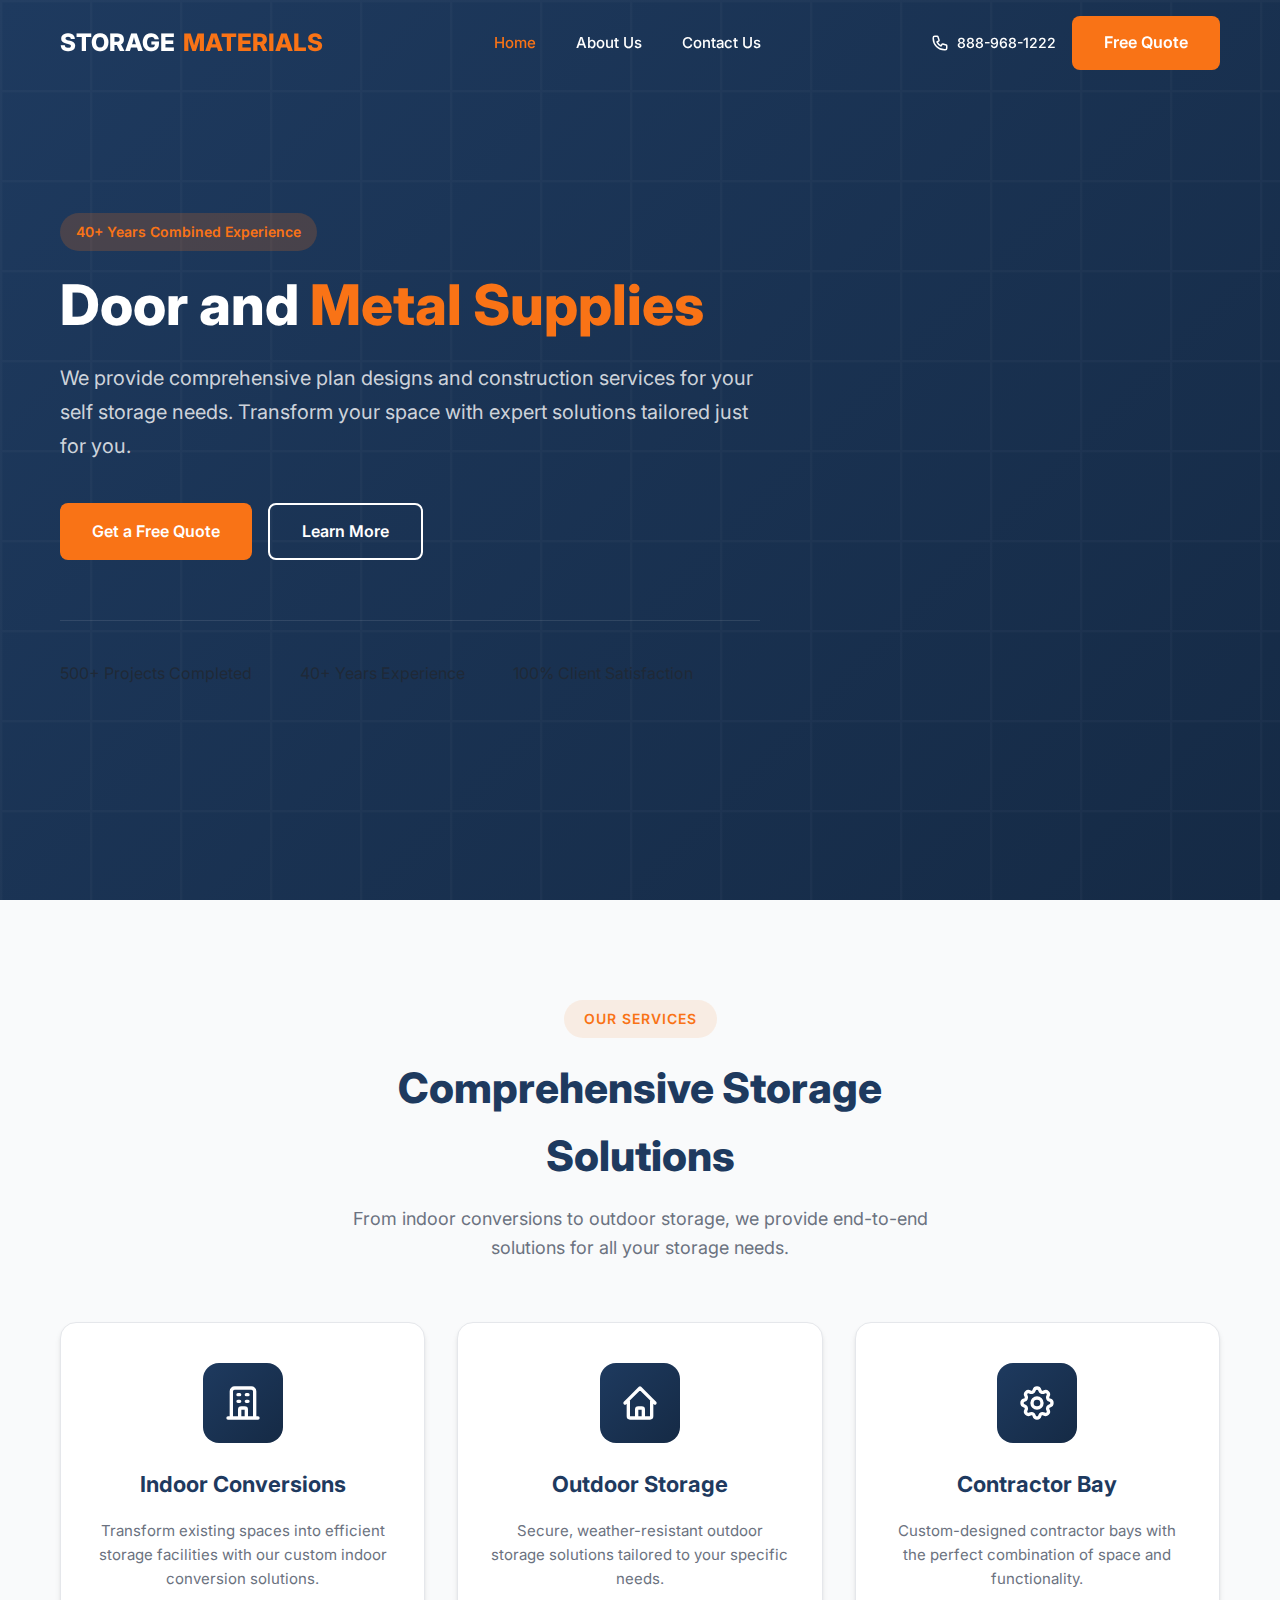
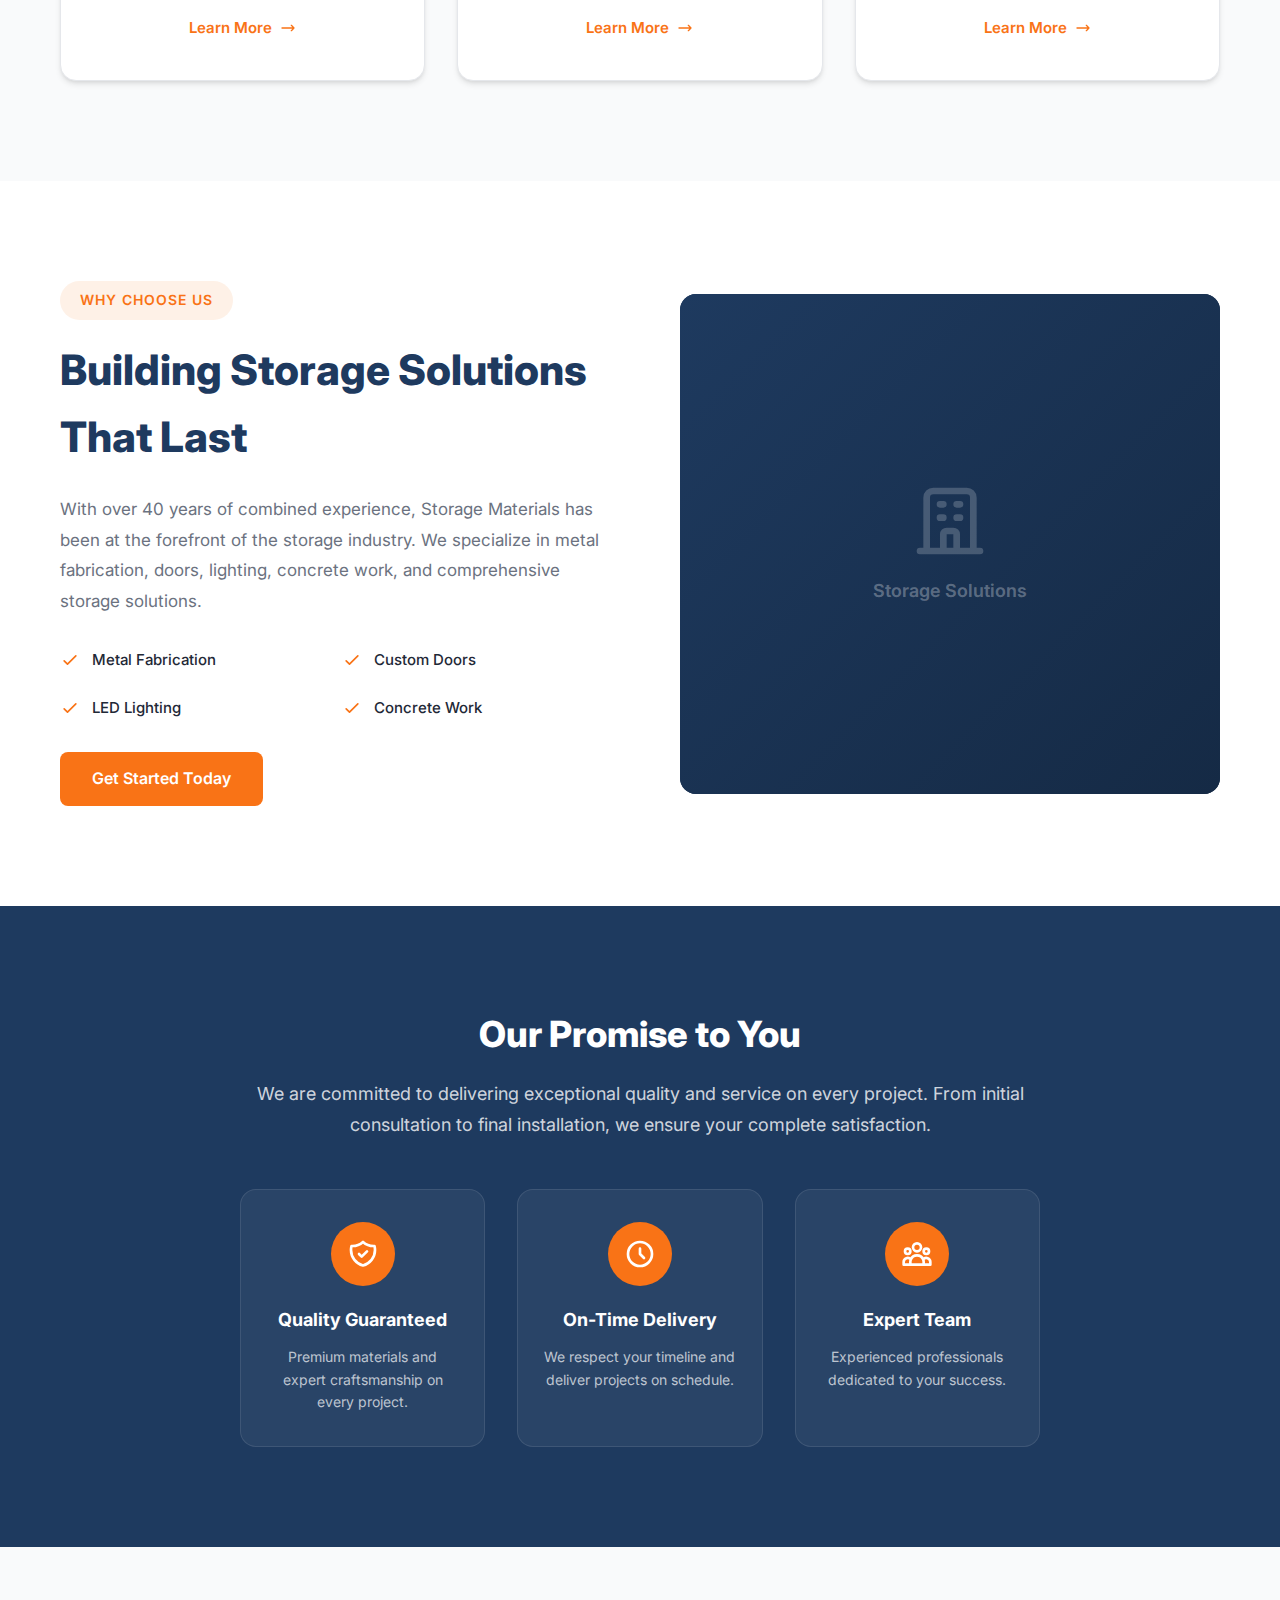
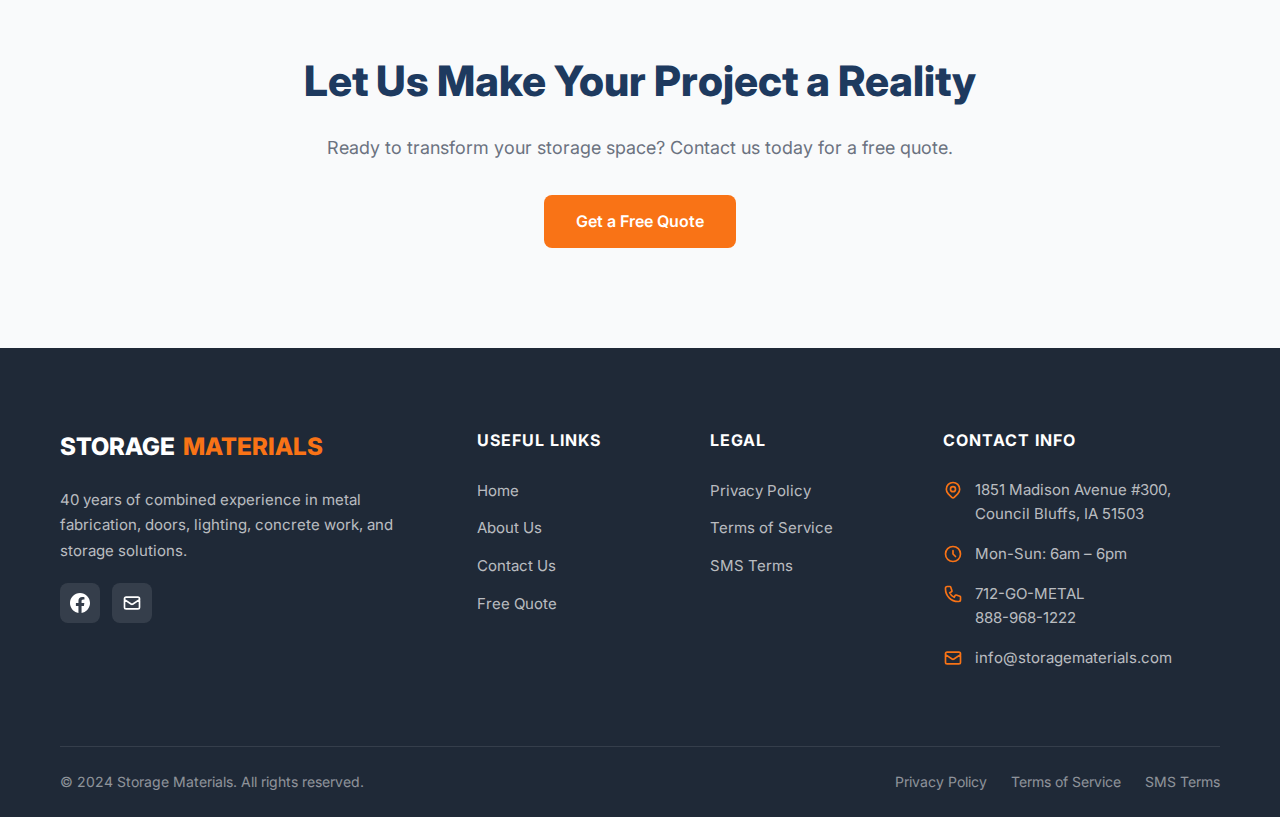
<file: index.html>
<!DOCTYPE html>
<html lang="en">
<head>
    <meta charset="UTF-8">
    <meta name="viewport" content="width=device-width, initial-scale=1.0">
    <meta name="description" content="Expert storage solutions for indoor, outdoor, warehouse, metal shop, RV, & boat storage. Secure your space today!">
    <meta name="keywords" content="storage materials, indoor conversions, outdoor storage, contractor bay, metal fabrication, storage solutions">
    <title>Storage Materials - Door and Metal Supplies</title>
    <link rel="preconnect" href="https://fonts.googleapis.com">
    <link rel="preconnect" href="https://fonts.gstatic.com" crossorigin>
    <link href="https://fonts.googleapis.com/css2?family=Inter:wght@400;500;600;700;800&display=swap" rel="stylesheet">
    <link rel="stylesheet" href="css/styles.css">
</head>
<body>
    <!-- Consent Overlay -->
    <div class="consent-overlay" id="consentOverlay">
        <div class="consent-modal">
            <div class="consent-content">
                <h2>Welcome to Storage Materials</h2>
                <p>Before continuing, please review and agree to our terms:</p>
                
                <div class="consent-section">
                    <h3>Privacy Policy Summary</h3>
                    <p><strong>Information We Collect:</strong> Name, email, phone number, and project details when you contact us.</p>
                    <p><strong>How We Use It:</strong> To respond to inquiries, provide quotes, and communicate about our services.</p>
                    <p><strong>Data Sharing:</strong> We do not sell your data. We may share with trusted service providers and legal authorities when required.</p>
                    <p><strong>Cookies:</strong> We use cookies and third-party tools to improve our services.</p>
                    <p><strong>Opt-Out:</strong> Unsubscribe from marketing emails anytime. Contact <a href="mailto:info@storagematerials.com">info@storagematerials.com</a> for data requests.</p>
                </div>

                <div class="consent-section">
                    <h3>Terms and Conditions Summary</h3>
                    <p><strong>Use of Website:</strong> For lawful purposes only. You agree not to misuse our services.</p>
                    <p><strong>Quotes:</strong> All quotes are estimates and subject to change based on project specifics.</p>
                    <p><strong>Intellectual Property:</strong> All content is owned by Storage Materials.</p>
                    <p><strong>Liability:</strong> We are not liable for indirect damages. Use our website at your own risk.</p>
                </div>

                <div class="consent-section">
                    <h3>SMS Terms Summary</h3>
                    <p><strong>Opt-In Required:</strong> SMS messages only sent with explicit consent.</p>
                    <p><strong>Message Frequency:</strong> Varies based on your interactions.</p>
                    <p><strong>Rates:</strong> Standard message and data rates may apply.</p>
                    <p><strong>Opt-Out:</strong> Reply <strong>STOP</strong> to any message to unsubscribe.</p>
                    <p><strong>Help:</strong> Reply <strong>HELP</strong> or call 888-968-1222.</p>
                    <p><strong>Carriers:</strong> Major US carriers supported. Carriers not liable for delays.</p>
                    <p><strong>Privacy:</strong> Your phone number will not be shared for marketing.</p>
                </div>

                <div class="consent-links">
                    <a href="privacy-policy.html" target="_blank">Full Privacy Policy</a>
                    <a href="terms-of-service.html" target="_blank">Full Terms of Service</a>
                    <a href="sms-terms.html" target="_blank">Full SMS Terms</a>
                </div>

                <button class="btn btn-primary" id="consentAgreeBtn">I Agree</button>
                <p>By clicking "I Agree", you acknowledge that you have read and agree to our Privacy Policy, Terms and Conditions, and SMS Terms.</p>
            </div>
        </div>
    </div>

    <!-- Header -->
    <header class="header" id="header">
        <div class="container">
            <div class="header-inner">
                <a href="index.html" class="logo">STORAGE<span>MATERIALS</span></a>
                <nav class="nav">
                    <a href="index.html" class="nav-link active">Home</a>
                    <a href="about.html" class="nav-link">About Us</a>
                    <a href="contact.html" class="nav-link">Contact Us</a>
                </nav>
                <div class="header-cta">
                    <a href="tel:888-968-1222" class="header-contact">
                        <svg xmlns="http://www.w3.org/2000/svg" width="18" height="18" fill="none" viewBox="0 0 24 24" stroke="currentColor"><path stroke-linecap="round" stroke-linejoin="round" stroke-width="2" d="M3 5a2 2 0 012-2h3.28a1 1 0 01.948.684l1.498 4.493a1 1 0 01-.502 1.21l-2.257 1.13a11.042 11.042 0 005.516 5.516l1.13-2.257a1 1 0 011.21-.502l4.493 1.498a1 1 0 01.684.949V19a2 2 0 01-2 2h-1C9.716 21 3 14.284 3 6V5z"/></svg>
                        888-968-1222
                    </a>
                    <a href="contact.html" class="btn btn-primary">Free Quote</a>
                </div>
                <button class="mobile-menu-btn" id="mobileMenuBtn" aria-label="Open menu">
                    <svg xmlns="http://www.w3.org/2000/svg" fill="none" viewBox="0 0 24 24" stroke="currentColor"><path stroke-linecap="round" stroke-linejoin="round" stroke-width="2" d="M4 6h16M4 12h16M4 18h16"/></svg>
                </button>
            </div>
        </div>
    </header>

    <!-- Mobile Menu -->
    <div class="mobile-menu-overlay" id="mobileMenuOverlay"></div>
    <div class="mobile-menu" id="mobileMenu">
        <button class="mobile-menu-close" id="mobileMenuClose" aria-label="Close menu">
            <svg xmlns="http://www.w3.org/2000/svg" fill="none" viewBox="0 0 24 24" stroke="currentColor"><path stroke-linecap="round" stroke-linejoin="round" stroke-width="2" d="M6 18L18 6M6 6l12 12"/></svg>
        </button>
        <a href="index.html" class="mobile-nav-link">Home</a>
        <a href="about.html" class="mobile-nav-link">About Us</a>
        <a href="contact.html" class="mobile-nav-link">Contact Us</a>
        <a href="contact.html" class="btn btn-primary" style="margin-top: 24px; width: 100%;">Free Quote</a>
    </div>

    <!-- Hero Section -->
    <section class="hero">
        <div class="hero-bg"></div>
        <div class="container">
            <div class="hero-content">
                <div class="hero-badge">
                    <span>40+ Years Combined Experience</span>
                </div>
                <h1>Door and <span>Metal Supplies</span></h1>
                <p class="hero-subtitle">We provide comprehensive plan designs and construction services for your self storage needs. Transform your space with expert solutions tailored just for you.</p>
                <div class="hero-buttons">
                    <a href="contact.html" class="btn btn-primary">Get a Free Quote</a>
                    <a href="about.html" class="btn btn-outline">Learn More</a>
                </div>
                <div class="hero-stats">
                    <div class="hero-stat">
                        <span class="stat-number">500+</span>
                        <span class="stat-label">Projects Completed</span>
                    </div>
                    <div class="hero-stat">
                        <span class="stat-number">40+</span>
                        <span class="stat-label">Years Experience</span>
                    </div>
                    <div class="hero-stat">
                        <span class="stat-number">100%</span>
                        <span class="stat-label">Client Satisfaction</span>
                    </div>
                </div>
            </div>
        </div>
    </section>

    <!-- Services Section -->
    <section class="services">
        <div class="container">
            <div class="section-header">
                <span class="section-badge">Our Services</span>
                <h2>Comprehensive Storage Solutions</h2>
                <p>From indoor conversions to outdoor storage, we provide end-to-end solutions for all your storage needs.</p>
            </div>
            <div class="services-grid">
                <div class="service-card">
                    <div class="service-icon">
                        <svg xmlns="http://www.w3.org/2000/svg" fill="none" viewBox="0 0 24 24" stroke="currentColor"><path stroke-linecap="round" stroke-linejoin="round" stroke-width="2" d="M19 21V5a2 2 0 00-2-2H7a2 2 0 00-2 2v16m14 0h2m-2 0h-5m-9 0H3m2 0h5M9 7h1m-1 4h1m4-4h1m-1 4h1m-5 10v-5a1 1 0 011-1h2a1 1 0 011 1v5m-4 0h4"/></svg>
                    </div>
                    <h3>Indoor Conversions</h3>
                    <p>Transform existing spaces into efficient storage facilities with our custom indoor conversion solutions.</p>
                    <a href="contact.html" class="service-link">Learn More <svg xmlns="http://www.w3.org/2000/svg" width="16" height="16" fill="none" viewBox="0 0 24 24" stroke="currentColor"><path stroke-linecap="round" stroke-linejoin="round" stroke-width="2" d="M17 8l4 4m0 0l-4 4m4-4H3"/></svg></a>
                </div>
                <div class="service-card">
                    <div class="service-icon">
                        <svg xmlns="http://www.w3.org/2000/svg" fill="none" viewBox="0 0 24 24" stroke="currentColor"><path stroke-linecap="round" stroke-linejoin="round" stroke-width="2" d="M3 12l2-2m0 0l7-7 7 7M5 10v10a1 1 0 001 1h3m10-11l2 2m-2-2v10a1 1 0 01-1 1h-3m-6 0a1 1 0 001-1v-4a1 1 0 011-1h2a1 1 0 011 1v4a1 1 0 001 1m-6 0h6"/></svg>
                    </div>
                    <h3>Outdoor Storage</h3>
                    <p>Secure, weather-resistant outdoor storage solutions tailored to your specific needs.</p>
                    <a href="contact.html" class="service-link">Learn More <svg xmlns="http://www.w3.org/2000/svg" width="16" height="16" fill="none" viewBox="0 0 24 24" stroke="currentColor"><path stroke-linecap="round" stroke-linejoin="round" stroke-width="2" d="M17 8l4 4m0 0l-4 4m4-4H3"/></svg></a>
                </div>
                <div class="service-card">
                    <div class="service-icon">
                        <svg xmlns="http://www.w3.org/2000/svg" fill="none" viewBox="0 0 24 24" stroke="currentColor"><path stroke-linecap="round" stroke-linejoin="round" stroke-width="2" d="M10.325 4.317c.426-1.756 2.924-1.756 3.35 0a1.724 1.724 0 002.573 1.066c1.543-.94 3.31.826 2.37 2.37a1.724 1.724 0 001.065 2.572c1.756.426 1.756 2.924 0 3.35a1.724 1.724 0 00-1.066 2.573c.94 1.543-.826 3.31-2.37 2.37a1.724 1.724 0 00-2.572 1.065c-.426 1.756-2.924 1.756-3.35 0a1.724 1.724 0 00-2.573-1.066c-1.543.94-3.31-.826-2.37-2.37a1.724 1.724 0 00-1.065-2.572c-1.756-.426-1.756-2.924 0-3.35a1.724 1.724 0 001.066-2.573c-.94-1.543.826-3.31 2.37-2.37.996.608 2.296.07 2.572-1.065z"/><path stroke-linecap="round" stroke-linejoin="round" stroke-width="2" d="M15 12a3 3 0 11-6 0 3 3 0 016 0z"/></svg>
                    </div>
                    <h3>Contractor Bay</h3>
                    <p>Custom-designed contractor bays with the perfect combination of space and functionality.</p>
                    <a href="contact.html" class="service-link">Learn More <svg xmlns="http://www.w3.org/2000/svg" width="16" height="16" fill="none" viewBox="0 0 24 24" stroke="currentColor"><path stroke-linecap="round" stroke-linejoin="round" stroke-width="2" d="M17 8l4 4m0 0l-4 4m4-4H3"/></svg></a>
                </div>
            </div>
        </div>
    </section>

    <!-- About Section -->
    <section class="about-home">
        <div class="container">
            <div class="about-grid">
                <div class="about-content">
                    <span class="section-badge">Why Choose Us</span>
                    <h2>Building Storage Solutions That Last</h2>
                    <p>With over 40 years of combined experience, Storage Materials has been at the forefront of the storage industry. We specialize in metal fabrication, doors, lighting, concrete work, and comprehensive storage solutions.</p>
                    <div class="about-features">
                        <div class="about-feature">
                            <svg xmlns="http://www.w3.org/2000/svg" fill="none" viewBox="0 0 24 24" stroke="currentColor"><path stroke-linecap="round" stroke-linejoin="round" stroke-width="2" d="M5 13l4 4L19 7"/></svg>
                            <span>Metal Fabrication</span>
                        </div>
                        <div class="about-feature">
                            <svg xmlns="http://www.w3.org/2000/svg" fill="none" viewBox="0 0 24 24" stroke="currentColor"><path stroke-linecap="round" stroke-linejoin="round" stroke-width="2" d="M5 13l4 4L19 7"/></svg>
                            <span>Custom Doors</span>
                        </div>
                        <div class="about-feature">
                            <svg xmlns="http://www.w3.org/2000/svg" fill="none" viewBox="0 0 24 24" stroke="currentColor"><path stroke-linecap="round" stroke-linejoin="round" stroke-width="2" d="M5 13l4 4L19 7"/></svg>
                            <span>LED Lighting</span>
                        </div>
                        <div class="about-feature">
                            <svg xmlns="http://www.w3.org/2000/svg" fill="none" viewBox="0 0 24 24" stroke="currentColor"><path stroke-linecap="round" stroke-linejoin="round" stroke-width="2" d="M5 13l4 4L19 7"/></svg>
                            <span>Concrete Work</span>
                        </div>
                    </div>
                    <a href="contact.html" class="btn btn-primary">Get Started Today</a>
                </div>
                <div class="about-image">
                    <div class="about-image-main">
                        <div class="about-image-placeholder">
                            <svg xmlns="http://www.w3.org/2000/svg" fill="none" viewBox="0 0 24 24" stroke="currentColor"><path stroke-linecap="round" stroke-linejoin="round" stroke-width="2" d="M19 21V5a2 2 0 00-2-2H7a2 2 0 00-2 2v16m14 0h2m-2 0h-5m-9 0H3m2 0h5M9 7h1m-1 4h1m4-4h1m-1 4h1m-5 10v-5a1 1 0 011-1h2a1 1 0 011 1v5m-4 0h4"/></svg>
                            <span>Storage Solutions</span>
                        </div>
                    </div>
                </div>
            </div>
        </div>
    </section>

    <!-- Promise Section -->
    <section class="promise">
        <div class="container">
            <div class="promise-content">
                <h2>Our Promise to You</h2>
                <p>We are committed to delivering exceptional quality and service on every project. From initial consultation to final installation, we ensure your complete satisfaction.</p>
                <div class="promise-grid">
                    <div class="promise-item">
                        <div class="promise-icon">
                            <svg xmlns="http://www.w3.org/2000/svg" fill="none" viewBox="0 0 24 24" stroke="currentColor"><path stroke-linecap="round" stroke-linejoin="round" stroke-width="2" d="M9 12l2 2 4-4m5.618-4.016A11.955 11.955 0 0112 2.944a11.955 11.955 0 01-8.618 3.04A12.02 12.02 0 003 9c0 5.591 3.824 10.29 9 11.622 5.176-1.332 9-6.03 9-11.622 0-1.042-.133-2.052-.382-3.016z"/></svg>
                        </div>
                        <h3>Quality Guaranteed</h3>
                        <p>Premium materials and expert craftsmanship on every project.</p>
                    </div>
                    <div class="promise-item">
                        <div class="promise-icon">
                            <svg xmlns="http://www.w3.org/2000/svg" fill="none" viewBox="0 0 24 24" stroke="currentColor"><path stroke-linecap="round" stroke-linejoin="round" stroke-width="2" d="M12 8v4l3 3m6-3a9 9 0 11-18 0 9 9 0 0118 0z"/></svg>
                        </div>
                        <h3>On-Time Delivery</h3>
                        <p>We respect your timeline and deliver projects on schedule.</p>
                    </div>
                    <div class="promise-item">
                        <div class="promise-icon">
                            <svg xmlns="http://www.w3.org/2000/svg" fill="none" viewBox="0 0 24 24" stroke="currentColor"><path stroke-linecap="round" stroke-linejoin="round" stroke-width="2" d="M17 20h5v-2a3 3 0 00-5.356-1.857M17 20H7m10 0v-2c0-.656-.126-1.283-.356-1.857M7 20H2v-2a3 3 0 015.356-1.857M7 20v-2c0-.656.126-1.283.356-1.857m0 0a5.002 5.002 0 019.288 0M15 7a3 3 0 11-6 0 3 3 0 016 0zm6 3a2 2 0 11-4 0 2 2 0 014 0zM7 10a2 2 0 11-4 0 2 2 0 014 0z"/></svg>
                        </div>
                        <h3>Expert Team</h3>
                        <p>Experienced professionals dedicated to your success.</p>
                    </div>
                </div>
            </div>
        </div>
    </section>

    <!-- CTA Section -->
    <section class="cta">
        <div class="container">
            <div class="cta-content">
                <h2>Let Us Make Your Project a Reality</h2>
                <p>Ready to transform your storage space? Contact us today for a free quote.</p>
                <a href="contact.html" class="btn btn-primary">Get a Free Quote</a>
            </div>
        </div>
    </section>

    <!-- Footer -->
    <footer class="footer">
        <div class="container">
            <div class="footer-grid">
                <div class="footer-brand">
                    <a href="index.html" class="logo">STORAGE<span>MATERIALS</span></a>
                    <p>40 years of combined experience in metal fabrication, doors, lighting, concrete work, and storage solutions.</p>
                    <div class="footer-social">
                        <a href="https://www.facebook.com/people/Storage-Materials/61563739509262/" target="_blank" rel="noopener noreferrer" aria-label="Facebook">
                            <svg xmlns="http://www.w3.org/2000/svg" width="20" height="20" fill="currentColor" viewBox="0 0 24 24"><path d="M24 12.073c0-6.627-5.373-12-12-12s-12 5.373-12 12c0 5.99 4.388 10.954 10.125 11.854v-8.385H7.078v-3.47h3.047V9.43c0-3.007 1.792-4.669 4.533-4.669 1.312 0 2.686.235 2.686.235v2.953H15.83c-1.491 0-1.956.925-1.956 1.874v2.25h3.328l-.532 3.47h-2.796v8.385C19.612 23.027 24 18.062 24 12.073z"/></svg>
                        </a>
                        <a href="mailto:info@storagematerials.com" aria-label="Email">
                            <svg xmlns="http://www.w3.org/2000/svg" width="20" height="20" fill="none" viewBox="0 0 24 24" stroke="currentColor"><path stroke-linecap="round" stroke-linejoin="round" stroke-width="2" d="M3 8l7.89 5.26a2 2 0 002.22 0L21 8M5 19h14a2 2 0 002-2V7a2 2 0 00-2-2H5a2 2 0 00-2 2v10a2 2 0 002 2z"/></svg>
                        </a>
                    </div>
                </div>
                <div>
                    <h4>Useful Links</h4>
                    <ul class="footer-links">
                        <li><a href="index.html">Home</a></li>
                        <li><a href="about.html">About Us</a></li>
                        <li><a href="contact.html">Contact Us</a></li>
                        <li><a href="contact.html">Free Quote</a></li>
                    </ul>
                </div>
                <div>
                    <h4>Legal</h4>
                    <ul class="footer-links">
                        <li><a href="privacy-policy.html">Privacy Policy</a></li>
                        <li><a href="terms-of-service.html">Terms of Service</a></li>
                        <li><a href="sms-terms.html">SMS Terms</a></li>
                    </ul>
                </div>
                <div>
                    <h4>Contact Info</h4>
                    <div class="footer-contact-item">
                        <svg xmlns="http://www.w3.org/2000/svg" fill="none" viewBox="0 0 24 24" stroke="currentColor"><path stroke-linecap="round" stroke-linejoin="round" stroke-width="2" d="M17.657 16.657L13.414 20.9a1.998 1.998 0 01-2.827 0l-4.244-4.243a8 8 0 1111.314 0z"/><path stroke-linecap="round" stroke-linejoin="round" stroke-width="2" d="M15 11a3 3 0 11-6 0 3 3 0 016 0z"/></svg>
                        <span>1851 Madison Avenue #300,<br>Council Bluffs, IA 51503</span>
                    </div>
                    <div class="footer-contact-item">
                        <svg xmlns="http://www.w3.org/2000/svg" fill="none" viewBox="0 0 24 24" stroke="currentColor"><path stroke-linecap="round" stroke-linejoin="round" stroke-width="2" d="M12 8v4l3 3m6-3a9 9 0 11-18 0 9 9 0 0118 0z"/></svg>
                        <span>Mon-Sun: 6am – 6pm</span>
                    </div>
                    <div class="footer-contact-item">
                        <svg xmlns="http://www.w3.org/2000/svg" fill="none" viewBox="0 0 24 24" stroke="currentColor"><path stroke-linecap="round" stroke-linejoin="round" stroke-width="2" d="M3 5a2 2 0 012-2h3.28a1 1 0 01.948.684l1.498 4.493a1 1 0 01-.502 1.21l-2.257 1.13a11.042 11.042 0 005.516 5.516l1.13-2.257a1 1 0 011.21-.502l4.493 1.498a1 1 0 01.684.949V19a2 2 0 01-2 2h-1C9.716 21 3 14.284 3 6V5z"/></svg>
                        <span>712-GO-METAL<br>888-968-1222</span>
                    </div>
                    <div class="footer-contact-item">
                        <svg xmlns="http://www.w3.org/2000/svg" fill="none" viewBox="0 0 24 24" stroke="currentColor"><path stroke-linecap="round" stroke-linejoin="round" stroke-width="2" d="M3 8l7.89 5.26a2 2 0 002.22 0L21 8M5 19h14a2 2 0 002-2V7a2 2 0 00-2-2H5a2 2 0 00-2 2v10a2 2 0 002 2z"/></svg>
                        <a href="mailto:info@storagematerials.com">info@storagematerials.com</a>
                    </div>
                </div>
            </div>
            <div class="footer-bottom">
                <p>&copy; 2024 Storage Materials. All rights reserved.</p>
                <div class="footer-legal">
                    <a href="privacy-policy.html">Privacy Policy</a>
                    <a href="terms-of-service.html">Terms of Service</a>
                    <a href="sms-terms.html">SMS Terms</a>
                </div>
            </div>
        </div>
    </footer>

    <script src="js/main.js"></script>
</body>
</html>
</file>
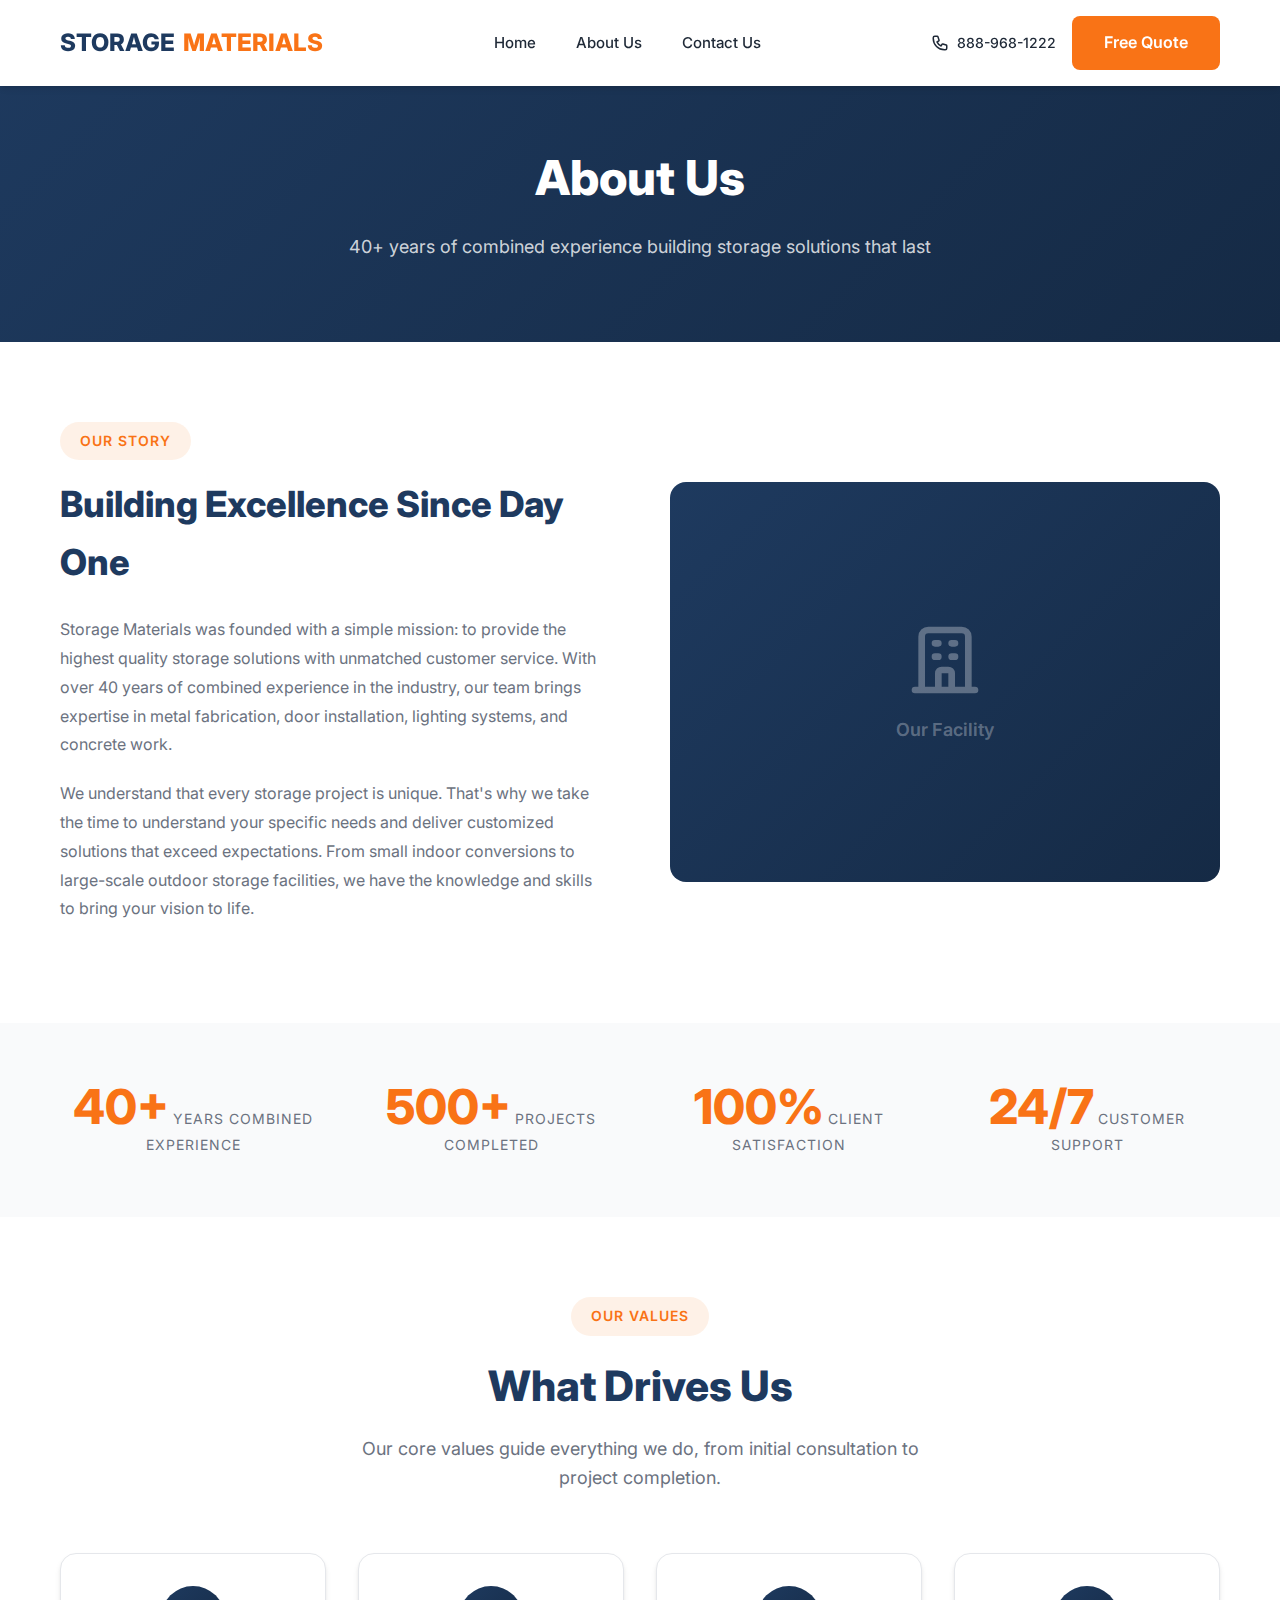
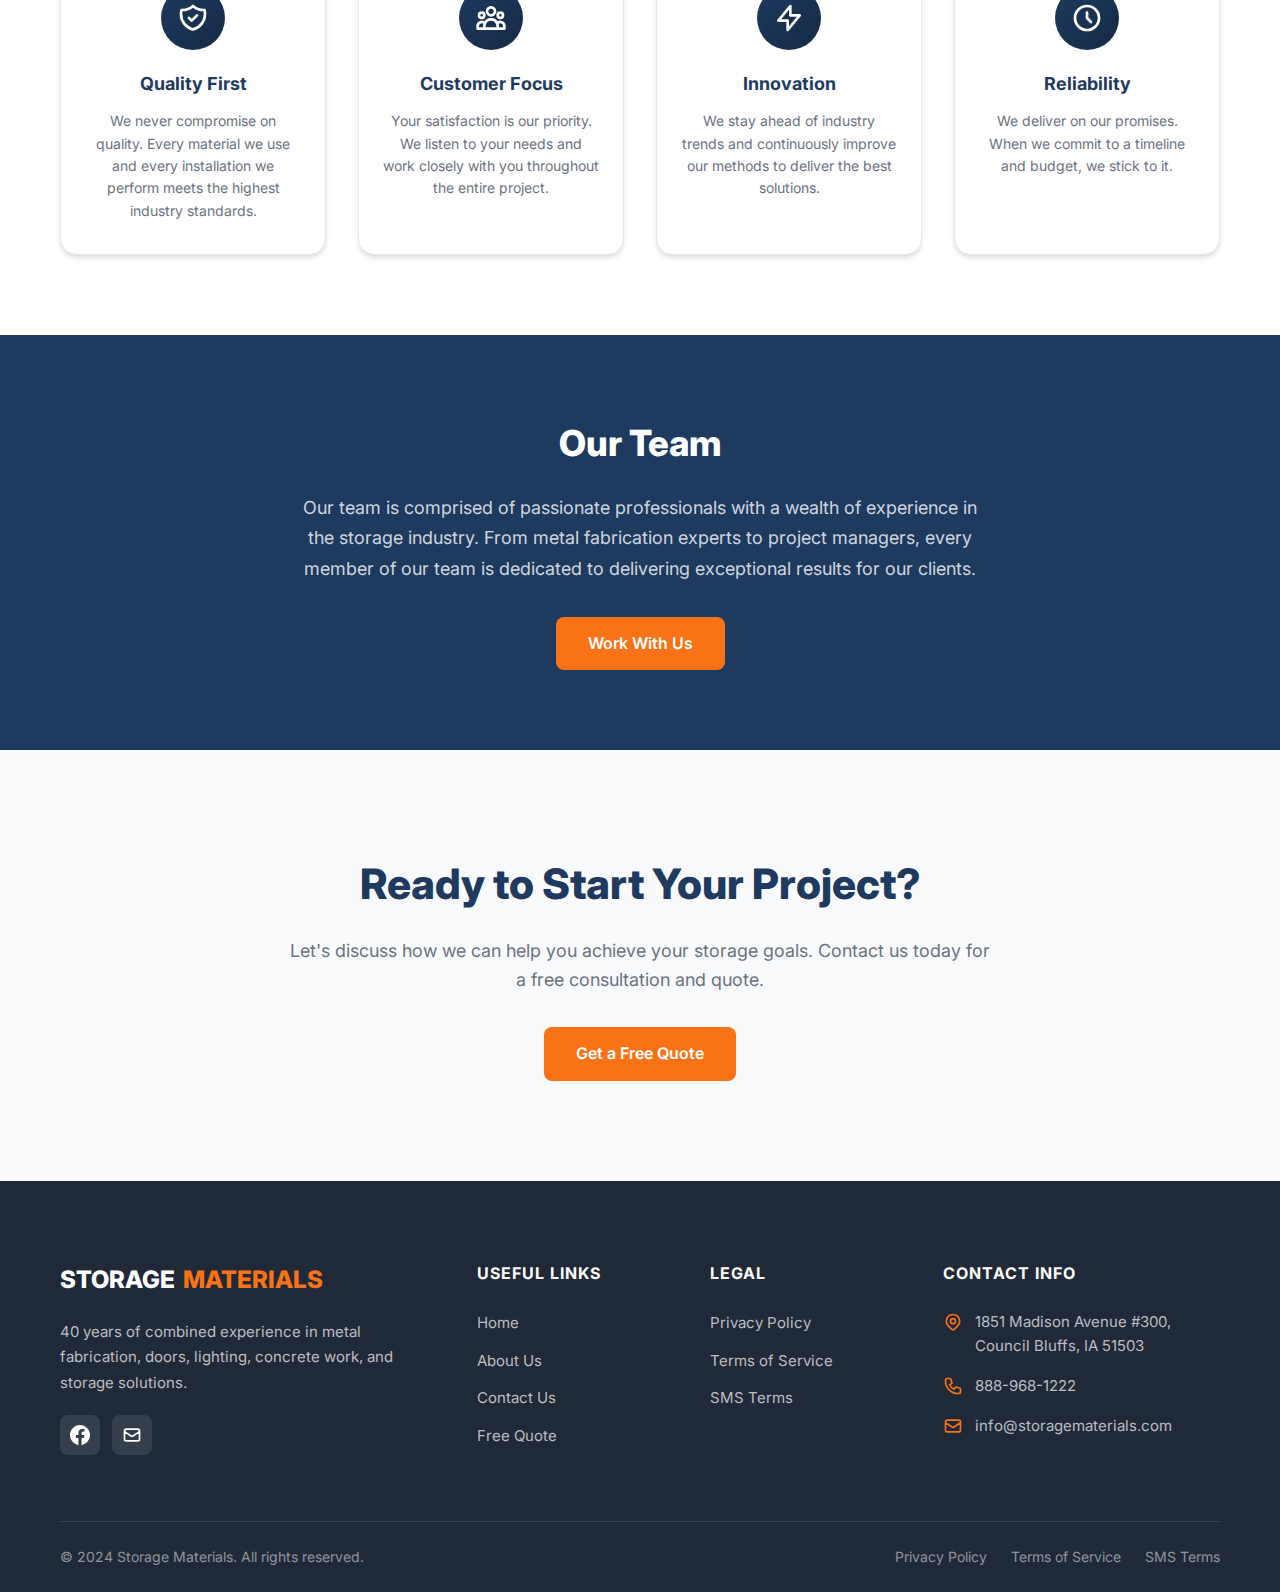
<file: about.html>
<!DOCTYPE html>
<html lang="en">
<head>
    <meta charset="UTF-8">
    <meta name="viewport" content="width=device-width, initial-scale=1.0">
    <meta name="description" content="Learn about Storage Materials - 40+ years of combined experience in storage solutions, metal fabrication, and construction services.">
    <title>About Us - Storage Materials</title>
    <link rel="preconnect" href="https://fonts.googleapis.com">
    <link rel="preconnect" href="https://fonts.gstatic.com" crossorigin>
    <link href="https://fonts.googleapis.com/css2?family=Inter:wght@400;500;600;700;800&display=swap" rel="stylesheet">
    <link rel="stylesheet" href="css/styles.css">
</head>
<body>
    <!-- Consent Overlay -->
    <div class="consent-overlay" id="consentOverlay">
        <div class="consent-modal">
            <div class="consent-content">
                <h2>Welcome to Storage Materials</h2>
                <p>Before continuing, please review and agree to our terms:</p>
                
                <div class="consent-section">
                    <h3>Privacy Policy Summary</h3>
                    <p><strong>Information We Collect:</strong> Name, email, phone number, and project details when you contact us.</p>
                    <p><strong>How We Use It:</strong> To respond to inquiries, provide quotes, and communicate about our services.</p>
                    <p><strong>Opt-Out:</strong> Unsubscribe from marketing emails anytime. Contact <a href="mailto:info@storagematerials.com">info@storagematerials.com</a> for data requests.</p>
                </div>

                <div class="consent-section">
                    <h3>SMS Terms Summary</h3>
                    <p><strong>Opt-In Required:</strong> SMS messages only sent with explicit consent.</p>
                    <p><strong>Opt-Out:</strong> Reply <strong>STOP</strong> to any message to unsubscribe.</p>
                    <p><strong>Help:</strong> Reply <strong>HELP</strong> or call 888-968-1222.</p>
                </div>

                <div class="consent-links">
                    <a href="privacy-policy.html" target="_blank">Full Privacy Policy</a>
                    <a href="terms-of-service.html" target="_blank">Full Terms of Service</a>
                    <a href="sms-terms.html" target="_blank">Full SMS Terms</a>
                </div>

                <button class="btn btn-primary" id="consentAgreeBtn">I Agree</button>
                <p>By clicking "I Agree", you acknowledge that you have read and agree to our Privacy Policy, Terms and Conditions, and SMS Terms.</p>
            </div>
        </div>
    </div>

    <!-- Header -->
    <header class="header scrolled" id="header">
        <div class="container">
            <div class="header-inner">
                <a href="index.html" class="logo">STORAGE<span>MATERIALS</span></a>
                <nav class="nav">
                    <a href="index.html" class="nav-link">Home</a>
                    <a href="about.html" class="nav-link active">About Us</a>
                    <a href="contact.html" class="nav-link">Contact Us</a>
                </nav>
                <div class="header-cta">
                    <a href="tel:888-968-1222" class="header-contact">
                        <svg xmlns="http://www.w3.org/2000/svg" width="18" height="18" fill="none" viewBox="0 0 24 24" stroke="currentColor"><path stroke-linecap="round" stroke-linejoin="round" stroke-width="2" d="M3 5a2 2 0 012-2h3.28a1 1 0 01.948.684l1.498 4.493a1 1 0 01-.502 1.21l-2.257 1.13a11.042 11.042 0 005.516 5.516l1.13-2.257a1 1 0 011.21-.502l4.493 1.498a1 1 0 01.684.949V19a2 2 0 01-2 2h-1C9.716 21 3 14.284 3 6V5z"/></svg>
                        888-968-1222
                    </a>
                    <a href="contact.html" class="btn btn-primary">Free Quote</a>
                </div>
                <button class="mobile-menu-btn" id="mobileMenuBtn" aria-label="Open menu">
                    <svg xmlns="http://www.w3.org/2000/svg" fill="none" viewBox="0 0 24 24" stroke="currentColor"><path stroke-linecap="round" stroke-linejoin="round" stroke-width="2" d="M4 6h16M4 12h16M4 18h16"/></svg>
                </button>
            </div>
        </div>
    </header>

    <!-- Mobile Menu -->
    <div class="mobile-menu-overlay" id="mobileMenuOverlay"></div>
    <div class="mobile-menu" id="mobileMenu">
        <button class="mobile-menu-close" id="mobileMenuClose" aria-label="Close menu">
            <svg xmlns="http://www.w3.org/2000/svg" fill="none" viewBox="0 0 24 24" stroke="currentColor"><path stroke-linecap="round" stroke-linejoin="round" stroke-width="2" d="M6 18L18 6M6 6l12 12"/></svg>
        </button>
        <a href="index.html" class="mobile-nav-link">Home</a>
        <a href="about.html" class="mobile-nav-link">About Us</a>
        <a href="contact.html" class="mobile-nav-link">Contact Us</a>
        <a href="contact.html" class="btn btn-primary" style="margin-top: 24px; width: 100%;">Free Quote</a>
    </div>

    <!-- Page Hero -->
    <section class="page-hero">
        <div class="container">
            <h1>About Us</h1>
            <p>40+ years of combined experience building storage solutions that last</p>
        </div>
    </section>

    <!-- Story Section -->
    <section class="story-section">
        <div class="container">
            <div class="story-grid">
                <div class="story-content">
                    <span class="section-badge">Our Story</span>
                    <h2>Building Excellence Since Day One</h2>
                    <p>Storage Materials was founded with a simple mission: to provide the highest quality storage solutions with unmatched customer service. With over 40 years of combined experience in the industry, our team brings expertise in metal fabrication, door installation, lighting systems, and concrete work.</p>
                    <p>We understand that every storage project is unique. That's why we take the time to understand your specific needs and deliver customized solutions that exceed expectations. From small indoor conversions to large-scale outdoor storage facilities, we have the knowledge and skills to bring your vision to life.</p>
                </div>
                <div class="story-image">
                    <div class="story-image-placeholder">
                        <svg xmlns="http://www.w3.org/2000/svg" fill="none" viewBox="0 0 24 24" stroke="currentColor"><path stroke-linecap="round" stroke-linejoin="round" stroke-width="2" d="M19 21V5a2 2 0 00-2-2H7a2 2 0 00-2 2v16m14 0h2m-2 0h-5m-9 0H3m2 0h5M9 7h1m-1 4h1m4-4h1m-1 4h1m-5 10v-5a1 1 0 011-1h2a1 1 0 011 1v5m-4 0h4"/></svg>
                        <span>Our Facility</span>
                    </div>
                </div>
            </div>
        </div>
    </section>

    <!-- Stats Section -->
    <section class="stats-section">
        <div class="container">
            <div class="stats-grid">
                <div class="stat-item">
                    <span class="stat-number">40+</span>
                    <span class="stat-label">Years Combined Experience</span>
                </div>
                <div class="stat-item">
                    <span class="stat-number">500+</span>
                    <span class="stat-label">Projects Completed</span>
                </div>
                <div class="stat-item">
                    <span class="stat-number">100%</span>
                    <span class="stat-label">Client Satisfaction</span>
                </div>
                <div class="stat-item">
                    <span class="stat-number">24/7</span>
                    <span class="stat-label">Customer Support</span>
                </div>
            </div>
        </div>
    </section>

    <!-- Values Section -->
    <section class="values-section">
        <div class="container">
            <div class="section-header">
                <span class="section-badge">Our Values</span>
                <h2>What Drives Us</h2>
                <p>Our core values guide everything we do, from initial consultation to project completion.</p>
            </div>
            <div class="values-grid">
                <div class="value-card">
                    <div class="value-icon">
                        <svg xmlns="http://www.w3.org/2000/svg" fill="none" viewBox="0 0 24 24" stroke="currentColor"><path stroke-linecap="round" stroke-linejoin="round" stroke-width="2" d="M9 12l2 2 4-4m5.618-4.016A11.955 11.955 0 0112 2.944a11.955 11.955 0 01-8.618 3.04A12.02 12.02 0 003 9c0 5.591 3.824 10.29 9 11.622 5.176-1.332 9-6.03 9-11.622 0-1.042-.133-2.052-.382-3.016z"/></svg>
                    </div>
                    <h3>Quality First</h3>
                    <p>We never compromise on quality. Every material we use and every installation we perform meets the highest industry standards.</p>
                </div>
                <div class="value-card">
                    <div class="value-icon">
                        <svg xmlns="http://www.w3.org/2000/svg" fill="none" viewBox="0 0 24 24" stroke="currentColor"><path stroke-linecap="round" stroke-linejoin="round" stroke-width="2" d="M17 20h5v-2a3 3 0 00-5.356-1.857M17 20H7m10 0v-2c0-.656-.126-1.283-.356-1.857M7 20H2v-2a3 3 0 015.356-1.857M7 20v-2c0-.656.126-1.283.356-1.857m0 0a5.002 5.002 0 019.288 0M15 7a3 3 0 11-6 0 3 3 0 016 0zm6 3a2 2 0 11-4 0 2 2 0 014 0zM7 10a2 2 0 11-4 0 2 2 0 014 0z"/></svg>
                    </div>
                    <h3>Customer Focus</h3>
                    <p>Your satisfaction is our priority. We listen to your needs and work closely with you throughout the entire project.</p>
                </div>
                <div class="value-card">
                    <div class="value-icon">
                        <svg xmlns="http://www.w3.org/2000/svg" fill="none" viewBox="0 0 24 24" stroke="currentColor"><path stroke-linecap="round" stroke-linejoin="round" stroke-width="2" d="M13 10V3L4 14h7v7l9-11h-7z"/></svg>
                    </div>
                    <h3>Innovation</h3>
                    <p>We stay ahead of industry trends and continuously improve our methods to deliver the best solutions.</p>
                </div>
                <div class="value-card">
                    <div class="value-icon">
                        <svg xmlns="http://www.w3.org/2000/svg" fill="none" viewBox="0 0 24 24" stroke="currentColor"><path stroke-linecap="round" stroke-linejoin="round" stroke-width="2" d="M12 8v4l3 3m6-3a9 9 0 11-18 0 9 9 0 0118 0z"/></svg>
                    </div>
                    <h3>Reliability</h3>
                    <p>We deliver on our promises. When we commit to a timeline and budget, we stick to it.</p>
                </div>
            </div>
        </div>
    </section>

    <!-- Team Section -->
    <section class="team-section">
        <div class="container">
            <div class="team-content">
                <h2>Our Team</h2>
                <p>Our team is comprised of passionate professionals with a wealth of experience in the storage industry. From metal fabrication experts to project managers, every member of our team is dedicated to delivering exceptional results for our clients.</p>
                <a href="contact.html" class="btn btn-primary">Work With Us</a>
            </div>
        </div>
    </section>

    <!-- CTA Section -->
    <section class="cta">
        <div class="container">
            <div class="cta-content">
                <h2>Ready to Start Your Project?</h2>
                <p>Let's discuss how we can help you achieve your storage goals. Contact us today for a free consultation and quote.</p>
                <a href="contact.html" class="btn btn-primary">Get a Free Quote</a>
            </div>
        </div>
    </section>

    <!-- Footer -->
    <footer class="footer">
        <div class="container">
            <div class="footer-grid">
                <div class="footer-brand">
                    <a href="index.html" class="logo">STORAGE<span>MATERIALS</span></a>
                    <p>40 years of combined experience in metal fabrication, doors, lighting, concrete work, and storage solutions.</p>
                    <div class="footer-social">
                        <a href="https://www.facebook.com/people/Storage-Materials/61563739509262/" target="_blank" rel="noopener noreferrer" aria-label="Facebook">
                            <svg xmlns="http://www.w3.org/2000/svg" width="20" height="20" fill="currentColor" viewBox="0 0 24 24"><path d="M24 12.073c0-6.627-5.373-12-12-12s-12 5.373-12 12c0 5.99 4.388 10.954 10.125 11.854v-8.385H7.078v-3.47h3.047V9.43c0-3.007 1.792-4.669 4.533-4.669 1.312 0 2.686.235 2.686.235v2.953H15.83c-1.491 0-1.956.925-1.956 1.874v2.25h3.328l-.532 3.47h-2.796v8.385C19.612 23.027 24 18.062 24 12.073z"/></svg>
                        </a>
                        <a href="mailto:info@storagematerials.com" aria-label="Email">
                            <svg xmlns="http://www.w3.org/2000/svg" width="20" height="20" fill="none" viewBox="0 0 24 24" stroke="currentColor"><path stroke-linecap="round" stroke-linejoin="round" stroke-width="2" d="M3 8l7.89 5.26a2 2 0 002.22 0L21 8M5 19h14a2 2 0 002-2V7a2 2 0 00-2-2H5a2 2 0 00-2 2v10a2 2 0 002 2z"/></svg>
                        </a>
                    </div>
                </div>
                <div>
                    <h4>Useful Links</h4>
                    <ul class="footer-links">
                        <li><a href="index.html">Home</a></li>
                        <li><a href="about.html">About Us</a></li>
                        <li><a href="contact.html">Contact Us</a></li>
                        <li><a href="contact.html">Free Quote</a></li>
                    </ul>
                </div>
                <div>
                    <h4>Legal</h4>
                    <ul class="footer-links">
                        <li><a href="privacy-policy.html">Privacy Policy</a></li>
                        <li><a href="terms-of-service.html">Terms of Service</a></li>
                        <li><a href="sms-terms.html">SMS Terms</a></li>
                    </ul>
                </div>
                <div>
                    <h4>Contact Info</h4>
                    <div class="footer-contact-item">
                        <svg xmlns="http://www.w3.org/2000/svg" fill="none" viewBox="0 0 24 24" stroke="currentColor"><path stroke-linecap="round" stroke-linejoin="round" stroke-width="2" d="M17.657 16.657L13.414 20.9a1.998 1.998 0 01-2.827 0l-4.244-4.243a8 8 0 1111.314 0z"/><path stroke-linecap="round" stroke-linejoin="round" stroke-width="2" d="M15 11a3 3 0 11-6 0 3 3 0 016 0z"/></svg>
                        <span>1851 Madison Avenue #300,<br>Council Bluffs, IA 51503</span>
                    </div>
                    <div class="footer-contact-item">
                        <svg xmlns="http://www.w3.org/2000/svg" fill="none" viewBox="0 0 24 24" stroke="currentColor"><path stroke-linecap="round" stroke-linejoin="round" stroke-width="2" d="M3 5a2 2 0 012-2h3.28a1 1 0 01.948.684l1.498 4.493a1 1 0 01-.502 1.21l-2.257 1.13a11.042 11.042 0 005.516 5.516l1.13-2.257a1 1 0 011.21-.502l4.493 1.498a1 1 0 01.684.949V19a2 2 0 01-2 2h-1C9.716 21 3 14.284 3 6V5z"/></svg>
                        <span>888-968-1222</span>
                    </div>
                    <div class="footer-contact-item">
                        <svg xmlns="http://www.w3.org/2000/svg" fill="none" viewBox="0 0 24 24" stroke="currentColor"><path stroke-linecap="round" stroke-linejoin="round" stroke-width="2" d="M3 8l7.89 5.26a2 2 0 002.22 0L21 8M5 19h14a2 2 0 002-2V7a2 2 0 00-2-2H5a2 2 0 00-2 2v10a2 2 0 002 2z"/></svg>
                        <a href="mailto:info@storagematerials.com">info@storagematerials.com</a>
                    </div>
                </div>
            </div>
            <div class="footer-bottom">
                <p>&copy; 2024 Storage Materials. All rights reserved.</p>
                <div class="footer-legal">
                    <a href="privacy-policy.html">Privacy Policy</a>
                    <a href="terms-of-service.html">Terms of Service</a>
                    <a href="sms-terms.html">SMS Terms</a>
                </div>
            </div>
        </div>
    </footer>

    <script src="js/main.js"></script>
</body>
</html>
</file>
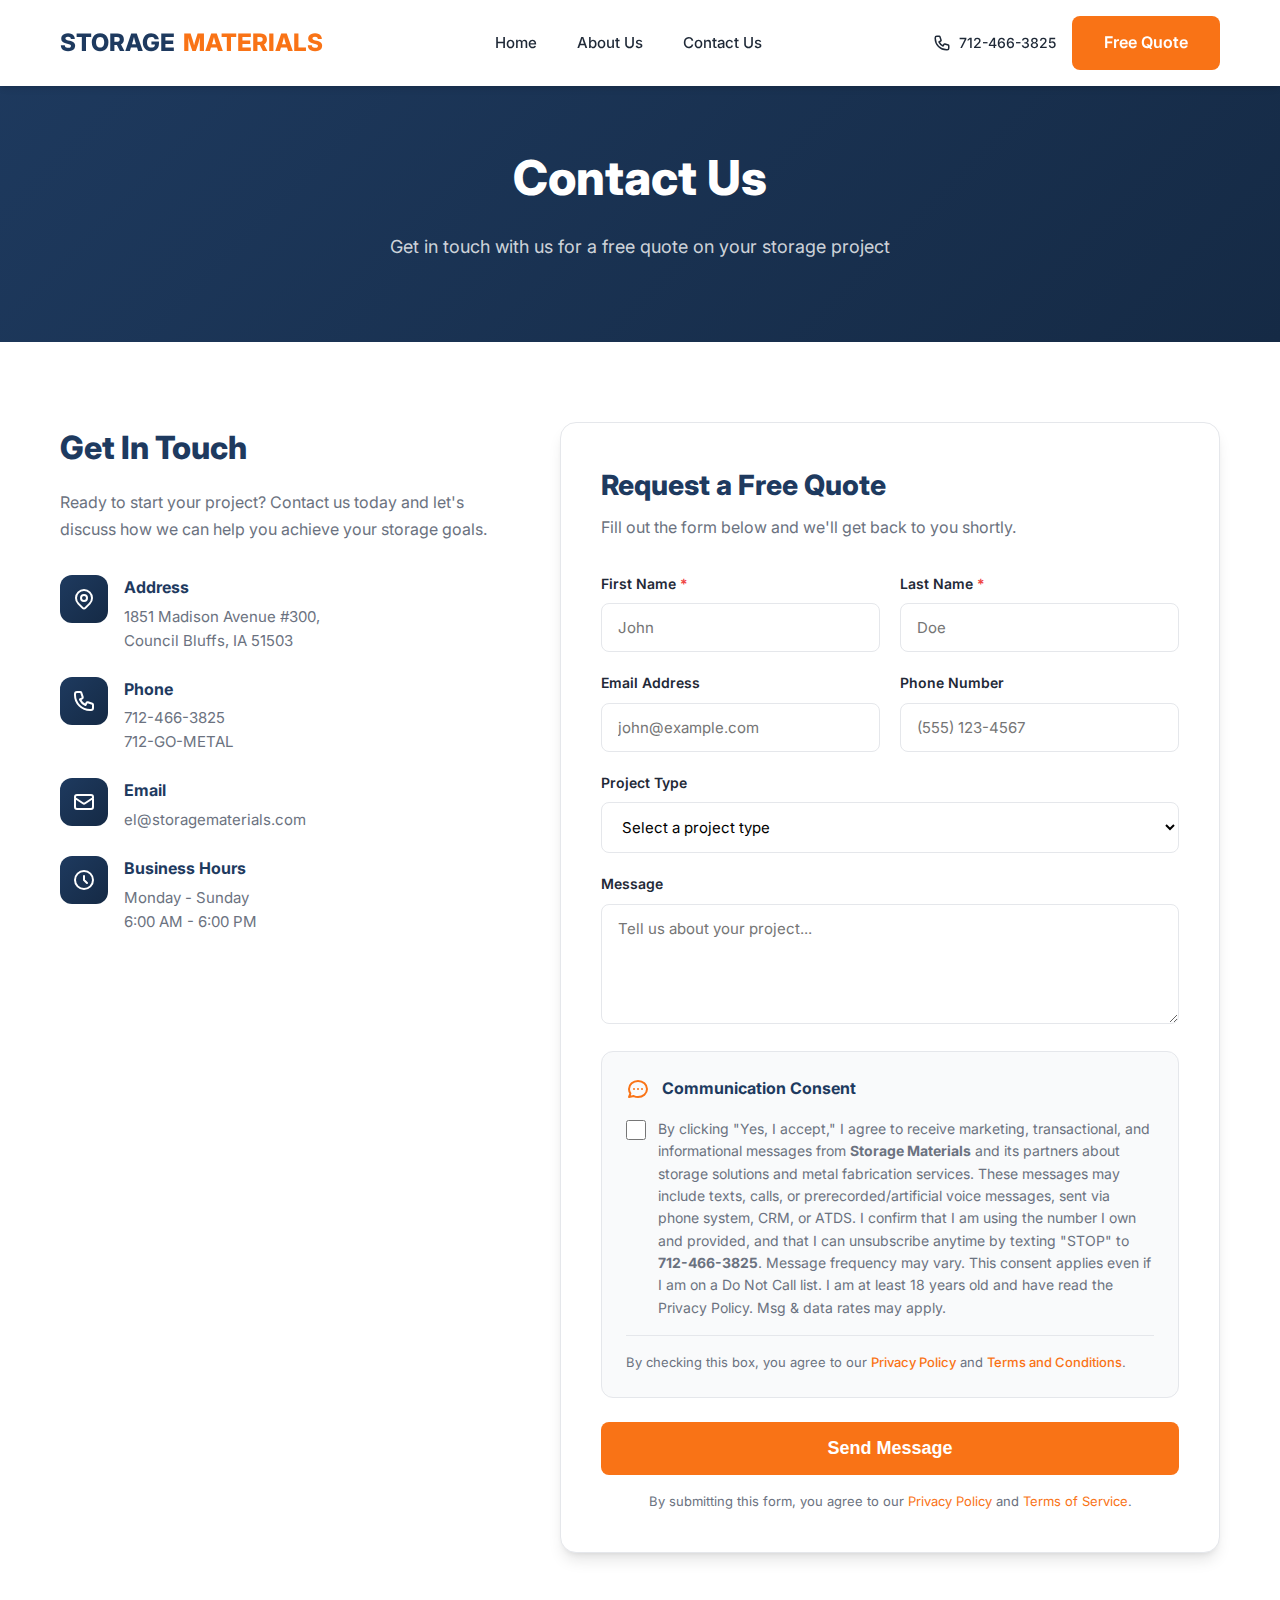
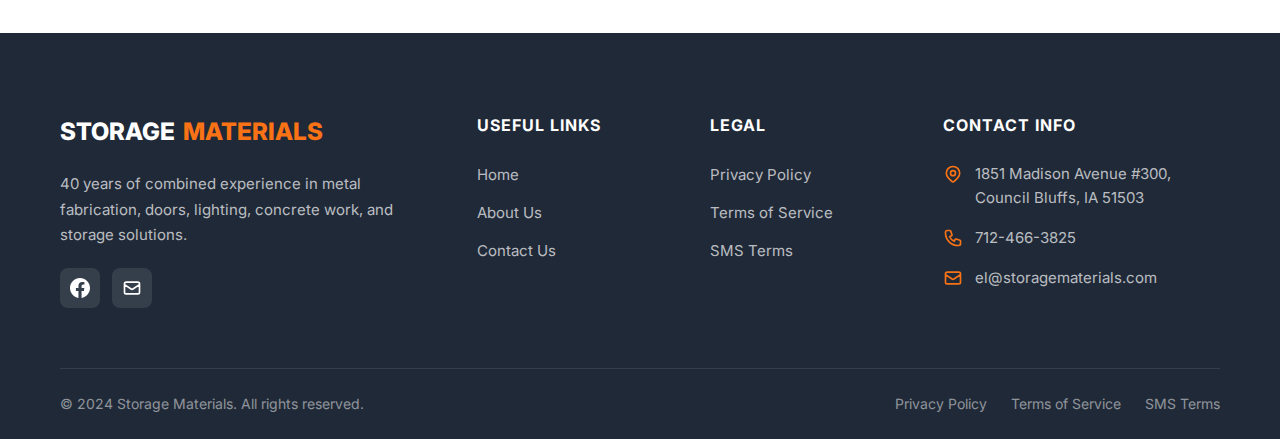
<file: contact.html>
<!DOCTYPE html>
<html lang="en">
<head>
    <meta charset="UTF-8">
    <meta name="viewport" content="width=device-width, initial-scale=1.0">
    <meta name="description" content="Contact Storage Materials for a free quote. Expert storage solutions for indoor, outdoor, warehouse, and more.">
    <title>Contact Us - Storage Materials</title>
    <link rel="preconnect" href="https://fonts.googleapis.com">
    <link rel="preconnect" href="https://fonts.gstatic.com" crossorigin>
    <link href="https://fonts.googleapis.com/css2?family=Inter:wght@400;500;600;700;800&display=swap" rel="stylesheet">
    <link rel="stylesheet" href="css/styles.css">
</head>
<body>
    <!-- Consent Overlay -->
    <div class="consent-overlay" id="consentOverlay">
        <div class="consent-modal">
            <div class="consent-content">
                <h2>Welcome to Storage Materials</h2>
                <p>Before continuing, please review and agree to our terms:</p>
                
                <div class="consent-section">
                    <h3>Privacy Policy Summary</h3>
                    <p><strong>Information We Collect:</strong> Name, email, phone number, and project details.</p>
                    <p><strong>How We Use It:</strong> To respond to inquiries and provide quotes.</p>
                    <p><strong>Opt-Out:</strong> Contact <a href="mailto:el@storagematerials.com">el@storagematerials.com</a> for data requests.</p>
                </div>

                <div class="consent-section">
                    <h3>SMS Terms Summary</h3>
                    <p><strong>Opt-Out:</strong> Reply <strong>STOP</strong> to unsubscribe.</p>
                    <p><strong>Help:</strong> Reply <strong>HELP</strong> or call 712-466-3825.</p>
                </div>

                <div class="consent-links">
                    <a href="privacy-policy.html" target="_blank">Full Privacy Policy</a>
                    <a href="terms-of-service.html" target="_blank">Full Terms of Service</a>
                    <a href="sms-terms.html" target="_blank">Full SMS Terms</a>
                </div>

                <button class="btn btn-primary" id="consentAgreeBtn">I Agree</button>
                <p>By clicking "I Agree", you acknowledge that you have read and agree to our Privacy Policy, Terms and Conditions, and SMS Terms.</p>
            </div>
        </div>
    </div>

    <!-- Header -->
    <header class="header scrolled" id="header">
        <div class="container">
            <div class="header-inner">
                <a href="index.html" class="logo">STORAGE<span>MATERIALS</span></a>
                <nav class="nav">
                    <a href="index.html" class="nav-link">Home</a>
                    <a href="about.html" class="nav-link">About Us</a>
                    <a href="contact.html" class="nav-link active">Contact Us</a>
                </nav>
                <div class="header-cta">
                    <a href="tel:712-466-3825" class="header-contact">
                        <svg xmlns="http://www.w3.org/2000/svg" width="18" height="18" fill="none" viewBox="0 0 24 24" stroke="currentColor"><path stroke-linecap="round" stroke-linejoin="round" stroke-width="2" d="M3 5a2 2 0 012-2h3.28a1 1 0 01.948.684l1.498 4.493a1 1 0 01-.502 1.21l-2.257 1.13a11.042 11.042 0 005.516 5.516l1.13-2.257a1 1 0 011.21-.502l4.493 1.498a1 1 0 01.684.949V19a2 2 0 01-2 2h-1C9.716 21 3 14.284 3 6V5z"/></svg>
                        712-466-3825
                    </a>
                    <a href="contact.html" class="btn btn-primary">Free Quote</a>
                </div>
                <button class="mobile-menu-btn" id="mobileMenuBtn" aria-label="Open menu">
                    <svg xmlns="http://www.w3.org/2000/svg" fill="none" viewBox="0 0 24 24" stroke="currentColor"><path stroke-linecap="round" stroke-linejoin="round" stroke-width="2" d="M4 6h16M4 12h16M4 18h16"/></svg>
                </button>
            </div>
        </div>
    </header>

    <!-- Mobile Menu -->
    <div class="mobile-menu-overlay" id="mobileMenuOverlay"></div>
    <div class="mobile-menu" id="mobileMenu">
        <button class="mobile-menu-close" id="mobileMenuClose" aria-label="Close menu">
            <svg xmlns="http://www.w3.org/2000/svg" fill="none" viewBox="0 0 24 24" stroke="currentColor"><path stroke-linecap="round" stroke-linejoin="round" stroke-width="2" d="M6 18L18 6M6 6l12 12"/></svg>
        </button>
        <a href="index.html" class="mobile-nav-link">Home</a>
        <a href="about.html" class="mobile-nav-link">About Us</a>
        <a href="contact.html" class="mobile-nav-link">Contact Us</a>
        <a href="contact.html" class="btn btn-primary" style="margin-top: 24px; width: 100%;">Free Quote</a>
    </div>

    <!-- Page Hero -->
    <section class="page-hero">
        <div class="container">
            <h1>Contact Us</h1>
            <p>Get in touch with us for a free quote on your storage project</p>
        </div>
    </section>

    <!-- Contact Section -->
    <section class="contact-section">
        <div class="container">
            <div class="contact-grid">
                <!-- Contact Info -->
                <div class="contact-info">
                    <h2>Get In Touch</h2>
                    <p>Ready to start your project? Contact us today and let's discuss how we can help you achieve your storage goals.</p>
                    
                    <div class="contact-info-item">
                        <div class="contact-icon">
                            <svg xmlns="http://www.w3.org/2000/svg" fill="none" viewBox="0 0 24 24" stroke="currentColor"><path stroke-linecap="round" stroke-linejoin="round" stroke-width="2" d="M17.657 16.657L13.414 20.9a1.998 1.998 0 01-2.827 0l-4.244-4.243a8 8 0 1111.314 0z"/><path stroke-linecap="round" stroke-linejoin="round" stroke-width="2" d="M15 11a3 3 0 11-6 0 3 3 0 016 0z"/></svg>
                        </div>
                        <div>
                            <h3>Address</h3>
                            <p>1851 Madison Avenue #300,<br>Council Bluffs, IA 51503</p>
                        </div>
                    </div>
                    
                    <div class="contact-info-item">
                        <div class="contact-icon">
                            <svg xmlns="http://www.w3.org/2000/svg" fill="none" viewBox="0 0 24 24" stroke="currentColor"><path stroke-linecap="round" stroke-linejoin="round" stroke-width="2" d="M3 5a2 2 0 012-2h3.28a1 1 0 01.948.684l1.498 4.493a1 1 0 01-.502 1.21l-2.257 1.13a11.042 11.042 0 005.516 5.516l1.13-2.257a1 1 0 011.21-.502l4.493 1.498a1 1 0 01.684.949V19a2 2 0 01-2 2h-1C9.716 21 3 14.284 3 6V5z"/></svg>
                        </div>
                        <div>
                            <h3>Phone</h3>
                            <p><a href="tel:712-466-3825">712-466-3825</a><br><a href="tel:712-466-3825">712-GO-METAL</a></p>
                        </div>
                    </div>
                    
                    <div class="contact-info-item">
                        <div class="contact-icon">
                            <svg xmlns="http://www.w3.org/2000/svg" fill="none" viewBox="0 0 24 24" stroke="currentColor"><path stroke-linecap="round" stroke-linejoin="round" stroke-width="2" d="M3 8l7.89 5.26a2 2 0 002.22 0L21 8M5 19h14a2 2 0 002-2V7a2 2 0 00-2-2H5a2 2 0 00-2 2v10a2 2 0 002 2z"/></svg>
                        </div>
                        <div>
                            <h3>Email</h3>
                            <p><a href="mailto:el@storagematerials.com">el@storagematerials.com</a></p>
                        </div>
                    </div>
                    
                    <div class="contact-info-item">
                        <div class="contact-icon">
                            <svg xmlns="http://www.w3.org/2000/svg" fill="none" viewBox="0 0 24 24" stroke="currentColor"><path stroke-linecap="round" stroke-linejoin="round" stroke-width="2" d="M12 8v4l3 3m6-3a9 9 0 11-18 0 9 9 0 0118 0z"/></svg>
                        </div>
                        <div>
                            <h3>Business Hours</h3>
                            <p>Monday - Sunday<br>6:00 AM - 6:00 PM</p>
                        </div>
                    </div>
                </div>

                <!-- Contact Form -->
                <div class="contact-form-wrapper">
                    <h2>Request a Free Quote</h2>
                    <p>Fill out the form below and we'll get back to you shortly.</p>

                    <div class="form-success" id="formSuccess" style="display: none;">
                        <svg xmlns="http://www.w3.org/2000/svg" fill="none" viewBox="0 0 24 24" stroke="currentColor"><path stroke-linecap="round" stroke-linejoin="round" stroke-width="2" d="M9 12l2 2 4-4m6 2a9 9 0 11-18 0 9 9 0 0118 0z"/></svg>
                        <h3>Thank You!</h3>
                        <p>Your message has been sent successfully. We'll get back to you within 24 hours.</p>
                        <a href="index.html" class="btn btn-primary">Back to Home</a>
                    </div>

                    <form id="contactForm" action="#" method="POST">
                        <div class="form-row">
                            <div class="form-group">
                                <label for="firstName">First Name <span class="required">*</span></label>
                                <input type="text" id="firstName" name="firstName" placeholder="John" required>
                            </div>
                            <div class="form-group">
                                <label for="lastName">Last Name <span class="required">*</span></label>
                                <input type="text" id="lastName" name="lastName" placeholder="Doe" required>
                            </div>
                        </div>

                        <div class="form-row">
                            <div class="form-group">
                                <label for="email">Email Address</label>
                                <input type="email" id="email" name="email" placeholder="john@example.com">
                            </div>
                            <div class="form-group">
                                <label for="phone">Phone Number</label>
                                <input type="tel" id="phone" name="phone" placeholder="(555) 123-4567">
                            </div>
                        </div>

                        <div class="form-group">
                            <label for="projectType">Project Type</label>
                            <select id="projectType" name="projectType">
                                <option value="">Select a project type</option>
                                <option value="indoor">Indoor Conversion</option>
                                <option value="outdoor">Outdoor Storage</option>
                                <option value="contractor">Contractor Bay</option>
                                <option value="rv">RV/Boat Storage</option>
                                <option value="other">Other</option>
                            </select>
                        </div>

                        <div class="form-group">
                            <label for="message">Message</label>
                            <textarea id="message" name="message" rows="4" placeholder="Tell us about your project..."></textarea>
                        </div>

                        <div class="sms-consent-box">
                            <div class="sms-consent-header">
                                <svg xmlns="http://www.w3.org/2000/svg" fill="none" viewBox="0 0 24 24" stroke="currentColor"><path stroke-linecap="round" stroke-linejoin="round" stroke-width="2" d="M8 12h.01M12 12h.01M16 12h.01M21 12c0 4.418-4.03 8-9 8a9.863 9.863 0 01-4.255-.949L3 20l1.395-3.72C3.512 15.042 3 13.574 3 12c0-4.418 4.03-8 9-8s9 3.582 9 8z"/></svg>
                                Communication Consent
                            </div>
                            <label class="checkbox-wrapper">
                                <input type="checkbox" id="smsConsent" name="smsConsent">
                                <span class="checkbox-label">
                                    By clicking "Yes, I accept," I agree to receive marketing, transactional, and informational messages from <strong>Storage Materials</strong> and its partners about storage solutions and metal fabrication services. These messages may include texts, calls, or prerecorded/artificial voice messages, sent via phone system, CRM, or ATDS. I confirm that I am using the number I own and provided, and that I can unsubscribe anytime by texting "STOP" to <strong>712-466-3825</strong>. Message frequency may vary. This consent applies even if I am on a Do Not Call list. I am at least 18 years old and have read the <a href="privacy-policy.html">Privacy Policy</a>. Msg & data rates may apply.
                                </span>
                            </label>
                            <div class="sms-disclosure">
                                By checking this box, you agree to our <a href="privacy-policy.html">Privacy Policy</a> and <a href="terms-of-service.html">Terms and Conditions</a>.
                            </div>
                        </div>

                        <div class="form-footer">
                            <button type="submit" class="btn btn-primary">Send Message</button>
                            <p class="form-legal">
                                By submitting this form, you agree to our <a href="privacy-policy.html">Privacy Policy</a> and <a href="terms-of-service.html">Terms of Service</a>.
                            </p>
                        </div>
                    </form>
                </div>
            </div>
        </div>
    </section>

    <!-- Footer -->
    <footer class="footer">
        <div class="container">
            <div class="footer-grid">
                <div class="footer-brand">
                    <a href="index.html" class="logo">STORAGE<span>MATERIALS</span></a>
                    <p>40 years of combined experience in metal fabrication, doors, lighting, concrete work, and storage solutions.</p>
                    <div class="footer-social">
                        <a href="https://www.facebook.com/people/Storage-Materials/61563739509262/" target="_blank" rel="noopener noreferrer" aria-label="Facebook">
                            <svg xmlns="http://www.w3.org/2000/svg" width="20" height="20" fill="currentColor" viewBox="0 0 24 24"><path d="M24 12.073c0-6.627-5.373-12-12-12s-12 5.373-12 12c0 5.99 4.388 10.954 10.125 11.854v-8.385H7.078v-3.47h3.047V9.43c0-3.007 1.792-4.669 4.533-4.669 1.312 0 2.686.235 2.686.235v2.953H15.83c-1.491 0-1.956.925-1.956 1.874v2.25h3.328l-.532 3.47h-2.796v8.385C19.612 23.027 24 18.062 24 12.073z"/></svg>
                        </a>
                        <a href="mailto:el@storagematerials.com" aria-label="Email">
                            <svg xmlns="http://www.w3.org/2000/svg" width="20" height="20" fill="none" viewBox="0 0 24 24" stroke="currentColor"><path stroke-linecap="round" stroke-linejoin="round" stroke-width="2" d="M3 8l7.89 5.26a2 2 0 002.22 0L21 8M5 19h14a2 2 0 002-2V7a2 2 0 00-2-2H5a2 2 0 00-2 2v10a2 2 0 002 2z"/></svg>
                        </a>
                    </div>
                </div>
                <div>
                    <h4>Useful Links</h4>
                    <ul class="footer-links">
                        <li><a href="index.html">Home</a></li>
                        <li><a href="about.html">About Us</a></li>
                        <li><a href="contact.html">Contact Us</a></li>
                    </ul>
                </div>
                <div>
                    <h4>Legal</h4>
                    <ul class="footer-links">
                        <li><a href="privacy-policy.html">Privacy Policy</a></li>
                        <li><a href="terms-of-service.html">Terms of Service</a></li>
                        <li><a href="sms-terms.html">SMS Terms</a></li>
                    </ul>
                </div>
                <div>
                    <h4>Contact Info</h4>
                    <div class="footer-contact-item">
                        <svg xmlns="http://www.w3.org/2000/svg" fill="none" viewBox="0 0 24 24" stroke="currentColor"><path stroke-linecap="round" stroke-linejoin="round" stroke-width="2" d="M17.657 16.657L13.414 20.9a1.998 1.998 0 01-2.827 0l-4.244-4.243a8 8 0 1111.314 0z"/><path stroke-linecap="round" stroke-linejoin="round" stroke-width="2" d="M15 11a3 3 0 11-6 0 3 3 0 016 0z"/></svg>
                        <span>1851 Madison Avenue #300,<br>Council Bluffs, IA 51503</span>
                    </div>
                    <div class="footer-contact-item">
                        <svg xmlns="http://www.w3.org/2000/svg" fill="none" viewBox="0 0 24 24" stroke="currentColor"><path stroke-linecap="round" stroke-linejoin="round" stroke-width="2" d="M3 5a2 2 0 012-2h3.28a1 1 0 01.948.684l1.498 4.493a1 1 0 01-.502 1.21l-2.257 1.13a11.042 11.042 0 005.516 5.516l1.13-2.257a1 1 0 011.21-.502l4.493 1.498a1 1 0 01.684.949V19a2 2 0 01-2 2h-1C9.716 21 3 14.284 3 6V5z"/></svg>
                        <span>712-466-3825</span>
                    </div>
                    <div class="footer-contact-item">
                        <svg xmlns="http://www.w3.org/2000/svg" fill="none" viewBox="0 0 24 24" stroke="currentColor"><path stroke-linecap="round" stroke-linejoin="round" stroke-width="2" d="M3 8l7.89 5.26a2 2 0 002.22 0L21 8M5 19h14a2 2 0 002-2V7a2 2 0 00-2-2H5a2 2 0 00-2 2v10a2 2 0 002 2z"/></svg>
                        <a href="mailto:el@storagematerials.com">el@storagematerials.com</a>
                    </div>
                </div>
            </div>
            <div class="footer-bottom">
                <p>&copy; 2024 Storage Materials. All rights reserved.</p>
                <div class="footer-legal">
                    <a href="privacy-policy.html">Privacy Policy</a>
                    <a href="terms-of-service.html">Terms of Service</a>
                    <a href="sms-terms.html">SMS Terms</a>
                </div>
            </div>
        </div>
    </footer>

    <script src="js/main.js"></script>
    <script>
        // Contact Form Handling
        document.getElementById('contactForm').addEventListener('submit', function(e) {
            e.preventDefault();
            
            const form = this;
            const firstName = form.querySelector('#firstName');
            const lastName = form.querySelector('#lastName');
            const email = form.querySelector('#email');
            const phone = form.querySelector('#phone');
            
            let isValid = true;
            
            // Clear previous errors
            form.querySelectorAll('.field-error').forEach(el => el.remove());
            form.querySelectorAll('.input-error').forEach(el => el.classList.remove('input-error'));
            
            // Validate fields
            if (!firstName.value.trim()) {
                showFieldError(firstName, 'First name is required');
                isValid = false;
            }
            
            if (!lastName.value.trim()) {
                showFieldError(lastName, 'Last name is required');
                isValid = false;
            }
            
            // Email validation (optional - only validate format if provided)
            const emailRegex = /^[^\s@]+@[^\s@]+\.[^\s@]+$/;
            if (email.value.trim() && !emailRegex.test(email.value)) {
                showFieldError(email, 'Please enter a valid email address');
                isValid = false;
            }
            
            // Phone validation (optional - only validate format if provided)
            const phoneRegex = /^[\d\s\-\(\)\+]{10,}$/;
            if (phone.value.trim() && !phoneRegex.test(phone.value.replace(/\D/g, ''))) {
                showFieldError(phone, 'Please enter a valid phone number');
                isValid = false;
            }
            
            if (isValid) {
                form.style.display = 'none';
                document.getElementById('formSuccess').style.display = 'block';
            }
            
            function showFieldError(field, message) {
                field.classList.add('input-error');
                const errorDiv = document.createElement('div');
                errorDiv.className = 'field-error';
                errorDiv.textContent = message;
                errorDiv.style.color = '#ef4444';
                errorDiv.style.fontSize = '14px';
                errorDiv.style.marginTop = '4px';
                field.parentNode.appendChild(errorDiv);
            }
        });
    </script>
</body>
</html>
</file>
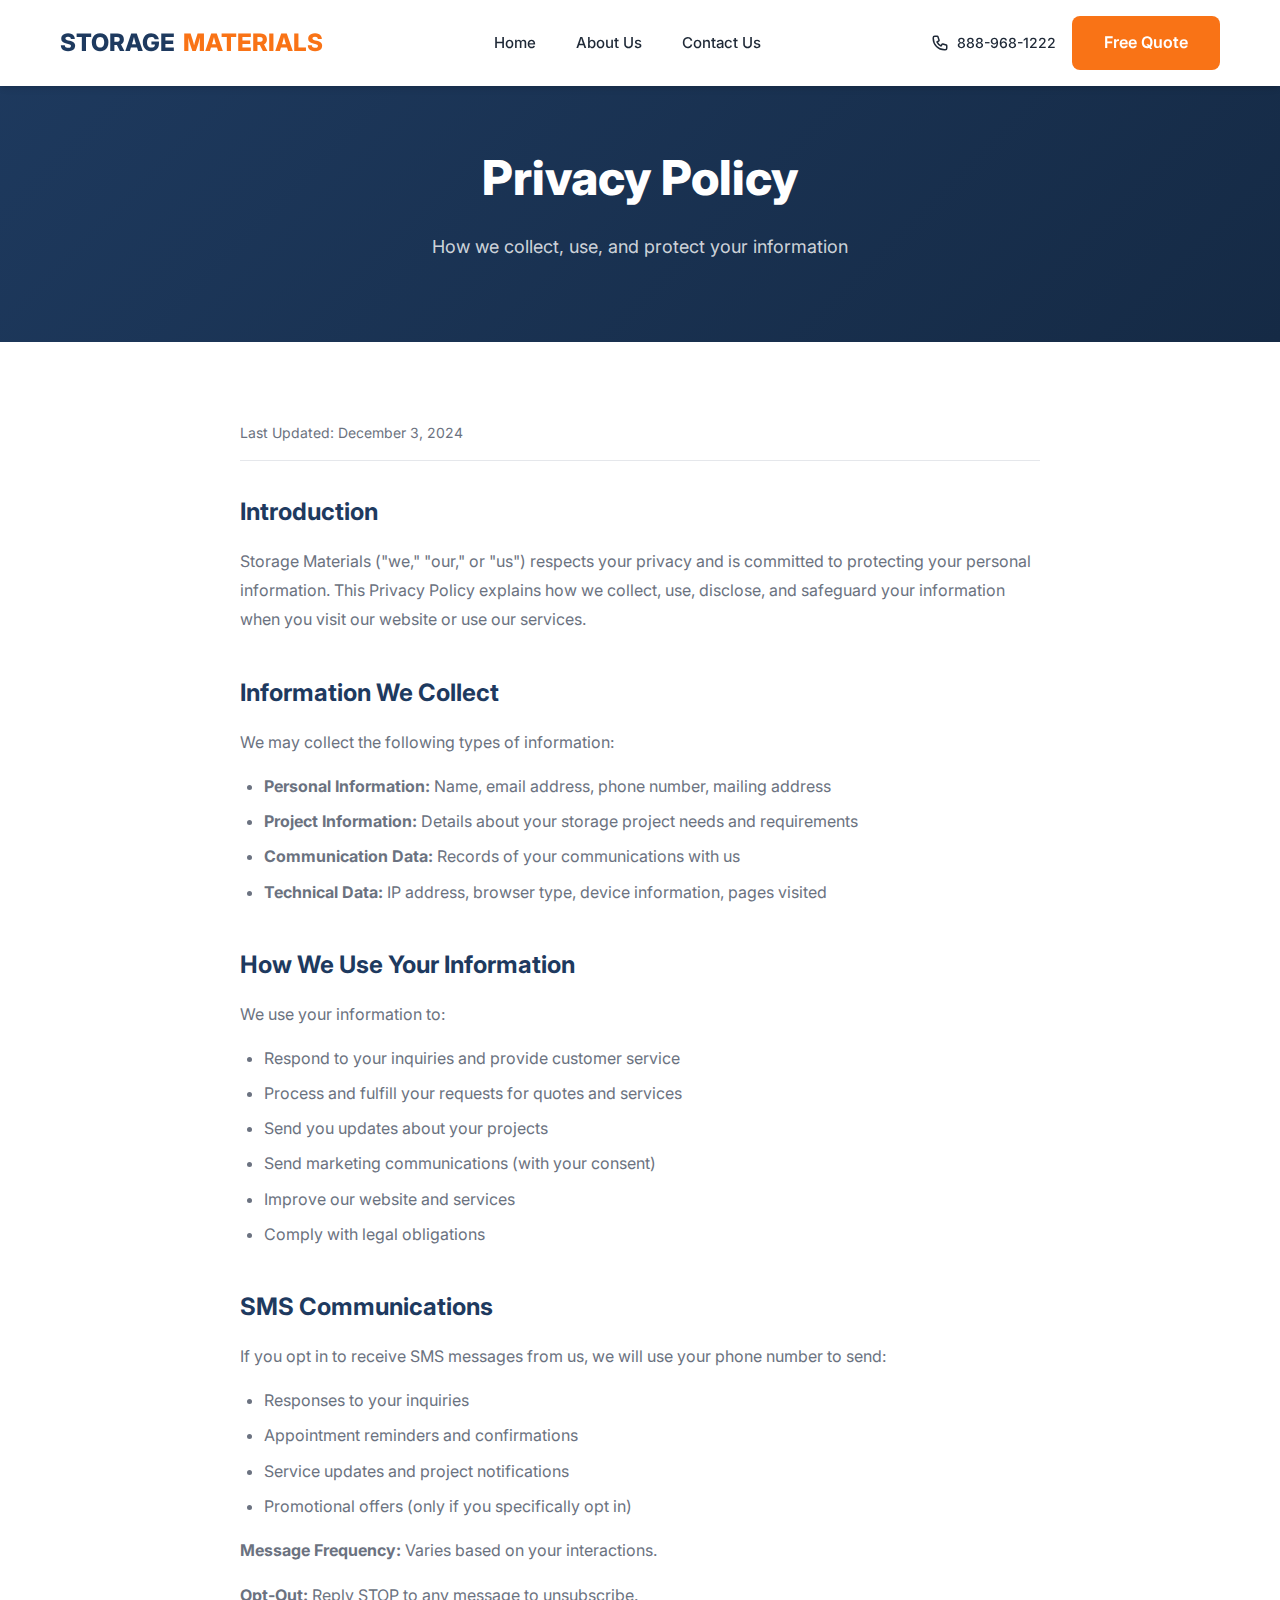
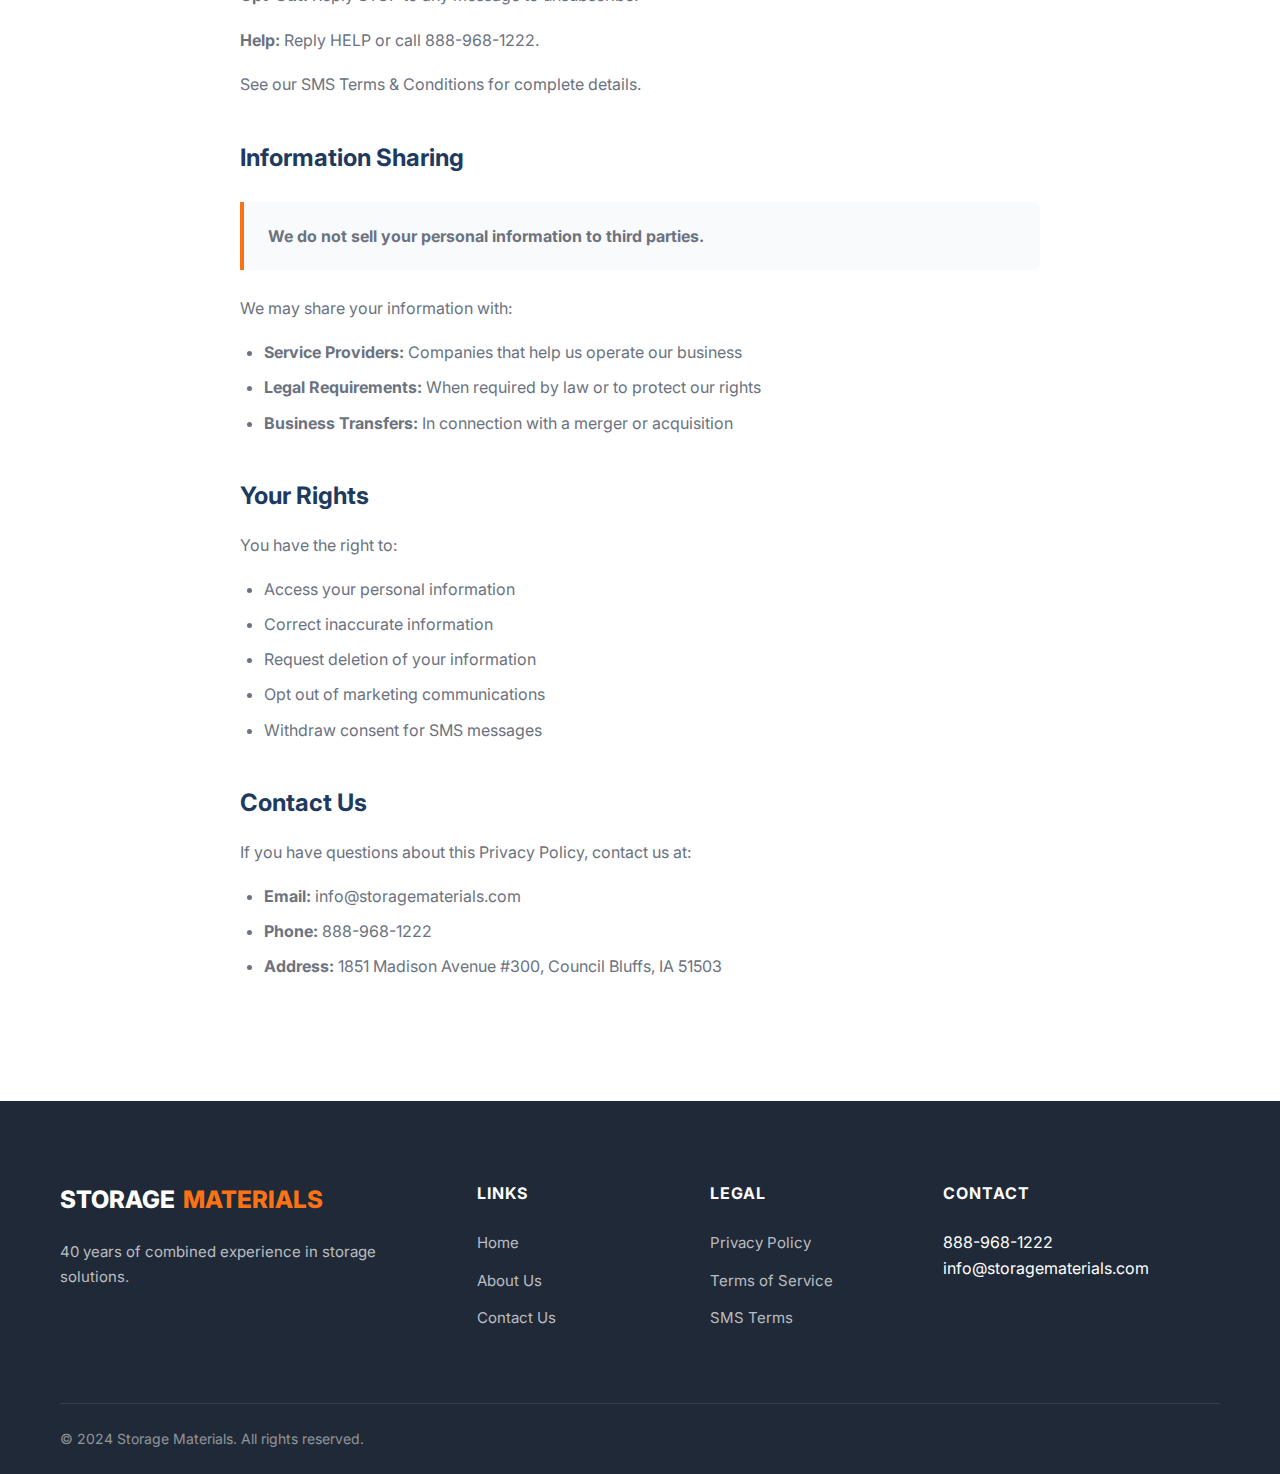
<file: privacy-policy.html>
<!DOCTYPE html>
<html lang="en">
<head>
    <meta charset="UTF-8">
    <meta name="viewport" content="width=device-width, initial-scale=1.0">
    <meta name="description" content="Privacy Policy for Storage Materials - Learn how we collect, use, and protect your personal information.">
    <title>Privacy Policy - Storage Materials</title>
    <link rel="preconnect" href="https://fonts.googleapis.com">
    <link rel="preconnect" href="https://fonts.gstatic.com" crossorigin>
    <link href="https://fonts.googleapis.com/css2?family=Inter:wght@400;500;600;700;800&display=swap" rel="stylesheet">
    <link rel="stylesheet" href="css/styles.css">
</head>
<body>
    <!-- Consent Overlay -->
    <div class="consent-overlay" id="consentOverlay">
        <div class="consent-modal">
            <div class="consent-content">
                <h2>Welcome to Storage Materials</h2>
                <p>Please review and agree to our terms to continue.</p>
                <div class="consent-links">
                    <a href="https://storagematerials.online/privacy-policy" target="_blank">Privacy Policy</a>
                    <a href="https://storagematerials.online/terms-of-service" target="_blank">Terms of Service</a>
                    <a href="https://storagematerials.online/sms-terms" target="_blank">SMS Terms</a>
                </div>
                <button class="btn btn-primary" id="consentAgreeBtn">I Agree</button>
            </div>
        </div>
    </div>

    <!-- Header -->
    <header class="header scrolled" id="header">
        <div class="container">
            <div class="header-inner">
                <a href="https://storagematerials.online/home" class="logo">STORAGE<span>MATERIALS</span></a>
                <nav class="nav">
                    <a href="https://storagematerials.online/home" class="nav-link">Home</a>
                    <a href="https://storagematerials.online/about" class="nav-link">About Us</a>
                    <a href="https://storagematerials.online/contact" class="nav-link">Contact Us</a>
                </nav>
                <div class="header-cta">
                    <a href="tel:888-968-1222" class="header-contact">
                        <svg xmlns="http://www.w3.org/2000/svg" width="18" height="18" fill="none" viewBox="0 0 24 24" stroke="currentColor"><path stroke-linecap="round" stroke-linejoin="round" stroke-width="2" d="M3 5a2 2 0 012-2h3.28a1 1 0 01.948.684l1.498 4.493a1 1 0 01-.502 1.21l-2.257 1.13a11.042 11.042 0 005.516 5.516l1.13-2.257a1 1 0 011.21-.502l4.493 1.498a1 1 0 01.684.949V19a2 2 0 01-2 2h-1C9.716 21 3 14.284 3 6V5z"/></svg>
                        888-968-1222
                    </a>
                    <a href="https://storagematerials.online/contact" class="btn btn-primary">Free Quote</a>
                </div>
                <button class="mobile-menu-btn" id="mobileMenuBtn" aria-label="Open menu">
                    <svg xmlns="http://www.w3.org/2000/svg" fill="none" viewBox="0 0 24 24" stroke="currentColor"><path stroke-linecap="round" stroke-linejoin="round" stroke-width="2" d="M4 6h16M4 12h16M4 18h16"/></svg>
                </button>
            </div>
        </div>
    </header>

    <!-- Mobile Menu -->
    <div class="mobile-menu-overlay" id="mobileMenuOverlay"></div>
    <div class="mobile-menu" id="mobileMenu">
        <button class="mobile-menu-close" id="mobileMenuClose" aria-label="Close menu">
            <svg xmlns="http://www.w3.org/2000/svg" fill="none" viewBox="0 0 24 24" stroke="currentColor"><path stroke-linecap="round" stroke-linejoin="round" stroke-width="2" d="M6 18L18 6M6 6l12 12"/></svg>
        </button>
        <a href="https://storagematerials.online/home" class="mobile-nav-link">Home</a>
        <a href="https://storagematerials.online/about" class="mobile-nav-link">About Us</a>
        <a href="https://storagematerials.online/contact" class="mobile-nav-link">Contact Us</a>
    </div>

    <!-- Page Hero -->
    <section class="page-hero">
        <div class="container">
            <h1>Privacy Policy</h1>
            <p>How we collect, use, and protect your information</p>
        </div>
    </section>

    <!-- Legal Content -->
    <section class="legal-content">
        <div class="container">
            <div class="legal-wrapper">
                <p class="legal-updated">Last Updated: December 3, 2024</p>

                <div class="legal-section">
                    <h2>Introduction</h2>
                    <p>Storage Materials ("we," "our," or "us") respects your privacy and is committed to protecting your personal information. This Privacy Policy explains how we collect, use, disclose, and safeguard your information when you visit our website or use our services.</p>
                </div>

                <div class="legal-section">
                    <h2>Information We Collect</h2>
                    <p>We may collect the following types of information:</p>
                    <ul>
                        <li><strong>Personal Information:</strong> Name, email address, phone number, mailing address</li>
                        <li><strong>Project Information:</strong> Details about your storage project needs and requirements</li>
                        <li><strong>Communication Data:</strong> Records of your communications with us</li>
                        <li><strong>Technical Data:</strong> IP address, browser type, device information, pages visited</li>
                    </ul>
                </div>

                <div class="legal-section">
                    <h2>How We Use Your Information</h2>
                    <p>We use your information to:</p>
                    <ul>
                        <li>Respond to your inquiries and provide customer service</li>
                        <li>Process and fulfill your requests for quotes and services</li>
                        <li>Send you updates about your projects</li>
                        <li>Send marketing communications (with your consent)</li>
                        <li>Improve our website and services</li>
                        <li>Comply with legal obligations</li>
                    </ul>
                </div>

                <div class="legal-section">
                    <h2>SMS Communications</h2>
                    <p>If you opt in to receive SMS messages from us, we will use your phone number to send:</p>
                    <ul>
                        <li>Responses to your inquiries</li>
                        <li>Appointment reminders and confirmations</li>
                        <li>Service updates and project notifications</li>
                        <li>Promotional offers (only if you specifically opt in)</li>
                    </ul>
                    <p><strong>Message Frequency:</strong> Varies based on your interactions.</p>
                    <p><strong>Opt-Out:</strong> Reply STOP to any message to unsubscribe.</p>
                    <p><strong>Help:</strong> Reply HELP or call 888-968-1222.</p>
                    <p>See our <a href="https://storagematerials.online/sms-terms">SMS Terms & Conditions</a> for complete details.</p>
                </div>

                <div class="legal-section">
                    <h2>Information Sharing</h2>
                    <div class="legal-highlight">
                        <p><strong>We do not sell your personal information to third parties.</strong></p>
                    </div>
                    <p>We may share your information with:</p>
                    <ul>
                        <li><strong>Service Providers:</strong> Companies that help us operate our business</li>
                        <li><strong>Legal Requirements:</strong> When required by law or to protect our rights</li>
                        <li><strong>Business Transfers:</strong> In connection with a merger or acquisition</li>
                    </ul>
                </div>

                <div class="legal-section">
                    <h2>Your Rights</h2>
                    <p>You have the right to:</p>
                    <ul>
                        <li>Access your personal information</li>
                        <li>Correct inaccurate information</li>
                        <li>Request deletion of your information</li>
                        <li>Opt out of marketing communications</li>
                        <li>Withdraw consent for SMS messages</li>
                    </ul>
                </div>

                <div class="legal-section">
                    <h2>Contact Us</h2>
                    <p>If you have questions about this Privacy Policy, contact us at:</p>
                    <ul>
                        <li><strong>Email:</strong> <a href="mailto:info@storagematerials.com">info@storagematerials.com</a></li>
                        <li><strong>Phone:</strong> 888-968-1222</li>
                        <li><strong>Address:</strong> 1851 Madison Avenue #300, Council Bluffs, IA 51503</li>
                    </ul>
                </div>
            </div>
        </div>
    </section>

    <!-- Footer -->
    <footer class="footer">
        <div class="container">
            <div class="footer-grid">
                <div class="footer-brand">
                    <a href="https://storagematerials.online/home" class="logo">STORAGE<span>MATERIALS</span></a>
                    <p>40 years of combined experience in storage solutions.</p>
                </div>
                <div>
                    <h4>Links</h4>
                    <ul class="footer-links">
                        <li><a href="https://storagematerials.online/home">Home</a></li>
                        <li><a href="https://storagematerials.online/about">About Us</a></li>
                        <li><a href="https://storagematerials.online/contact">Contact Us</a></li>
                    </ul>
                </div>
                <div>
                    <h4>Legal</h4>
                    <ul class="footer-links">
                        <li><a href="https://storagematerials.online/privacy-policy">Privacy Policy</a></li>
                        <li><a href="https://storagematerials.online/terms-of-service">Terms of Service</a></li>
                        <li><a href="https://storagematerials.online/sms-terms">SMS Terms</a></li>
                    </ul>
                </div>
                <div>
                    <h4>Contact</h4>
                    <p>888-968-1222<br><a href="mailto:info@storagematerials.com">info@storagematerials.com</a></p>
                </div>
            </div>
            <div class="footer-bottom">
                <p>&copy; 2024 Storage Materials. All rights reserved.</p>
            </div>
        </div>
    </footer>

    <script src="js/main.js"></script>
</body>
</html>
</file>
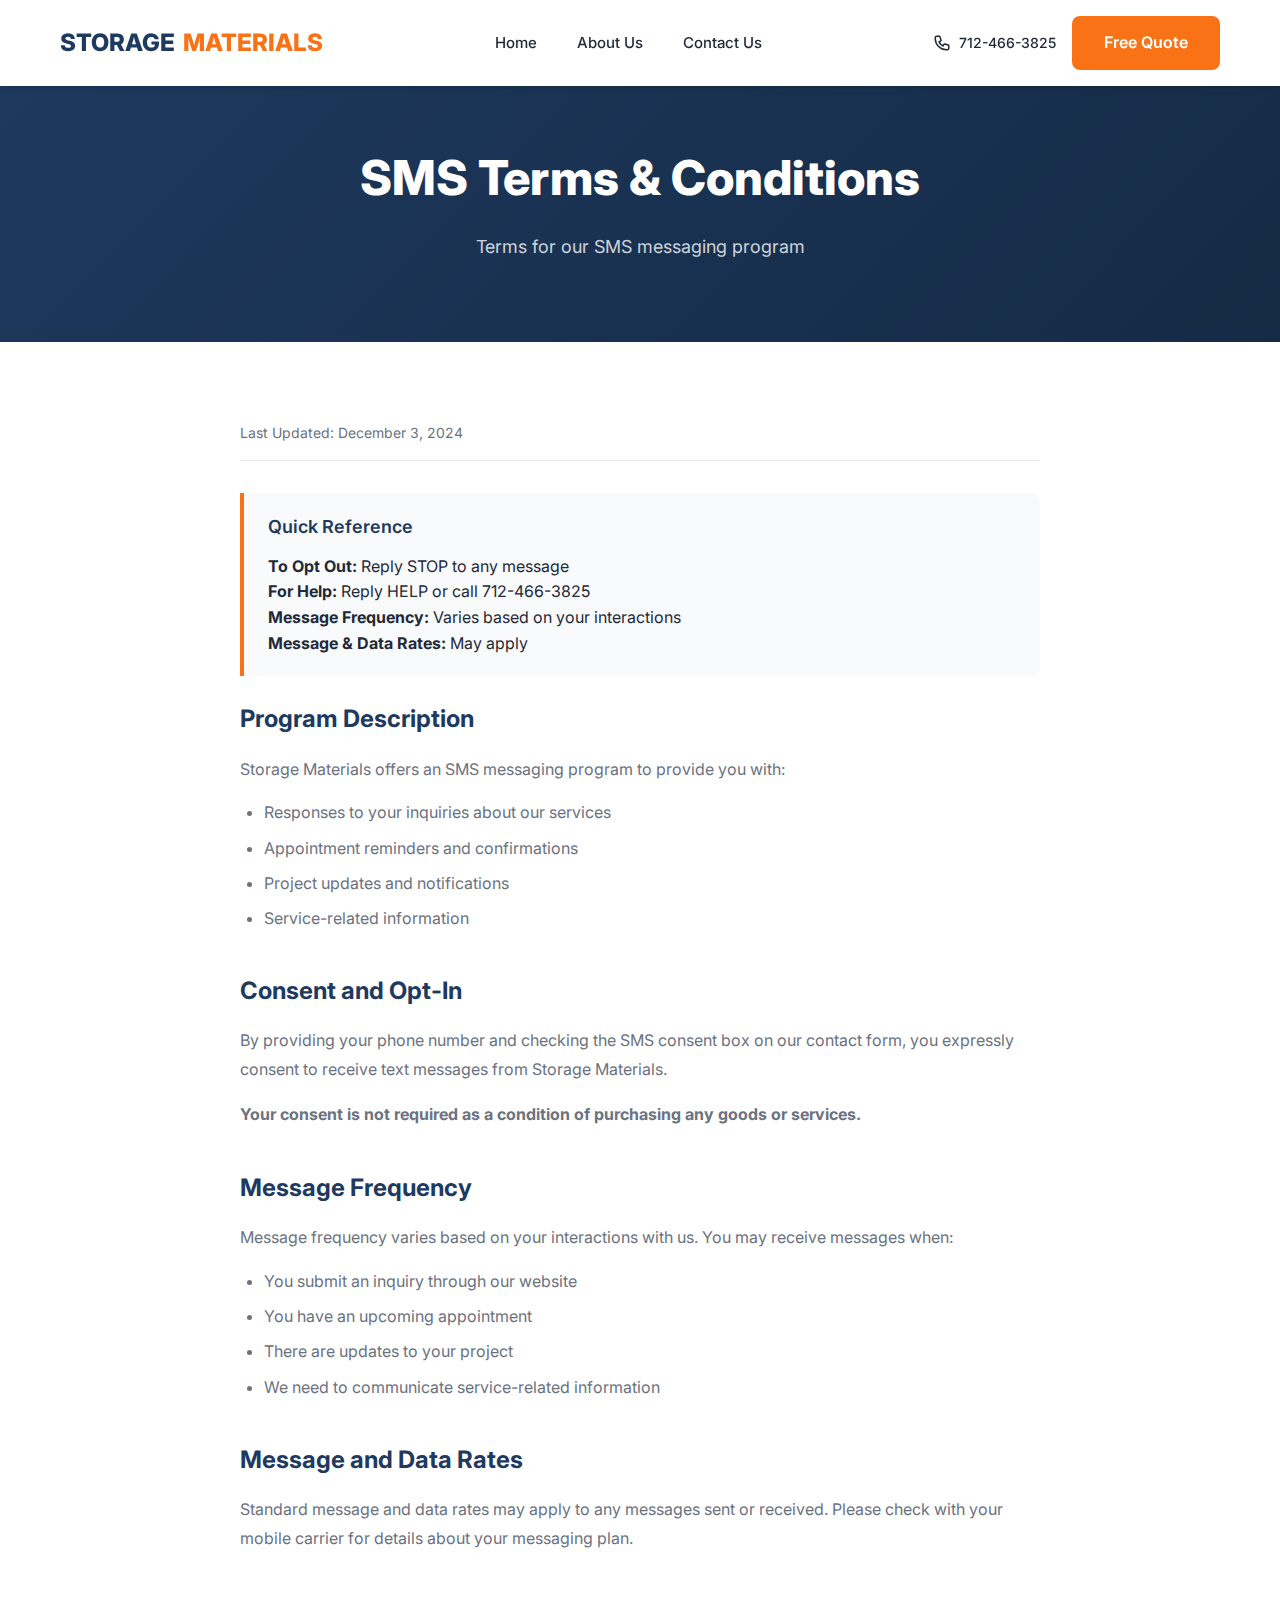
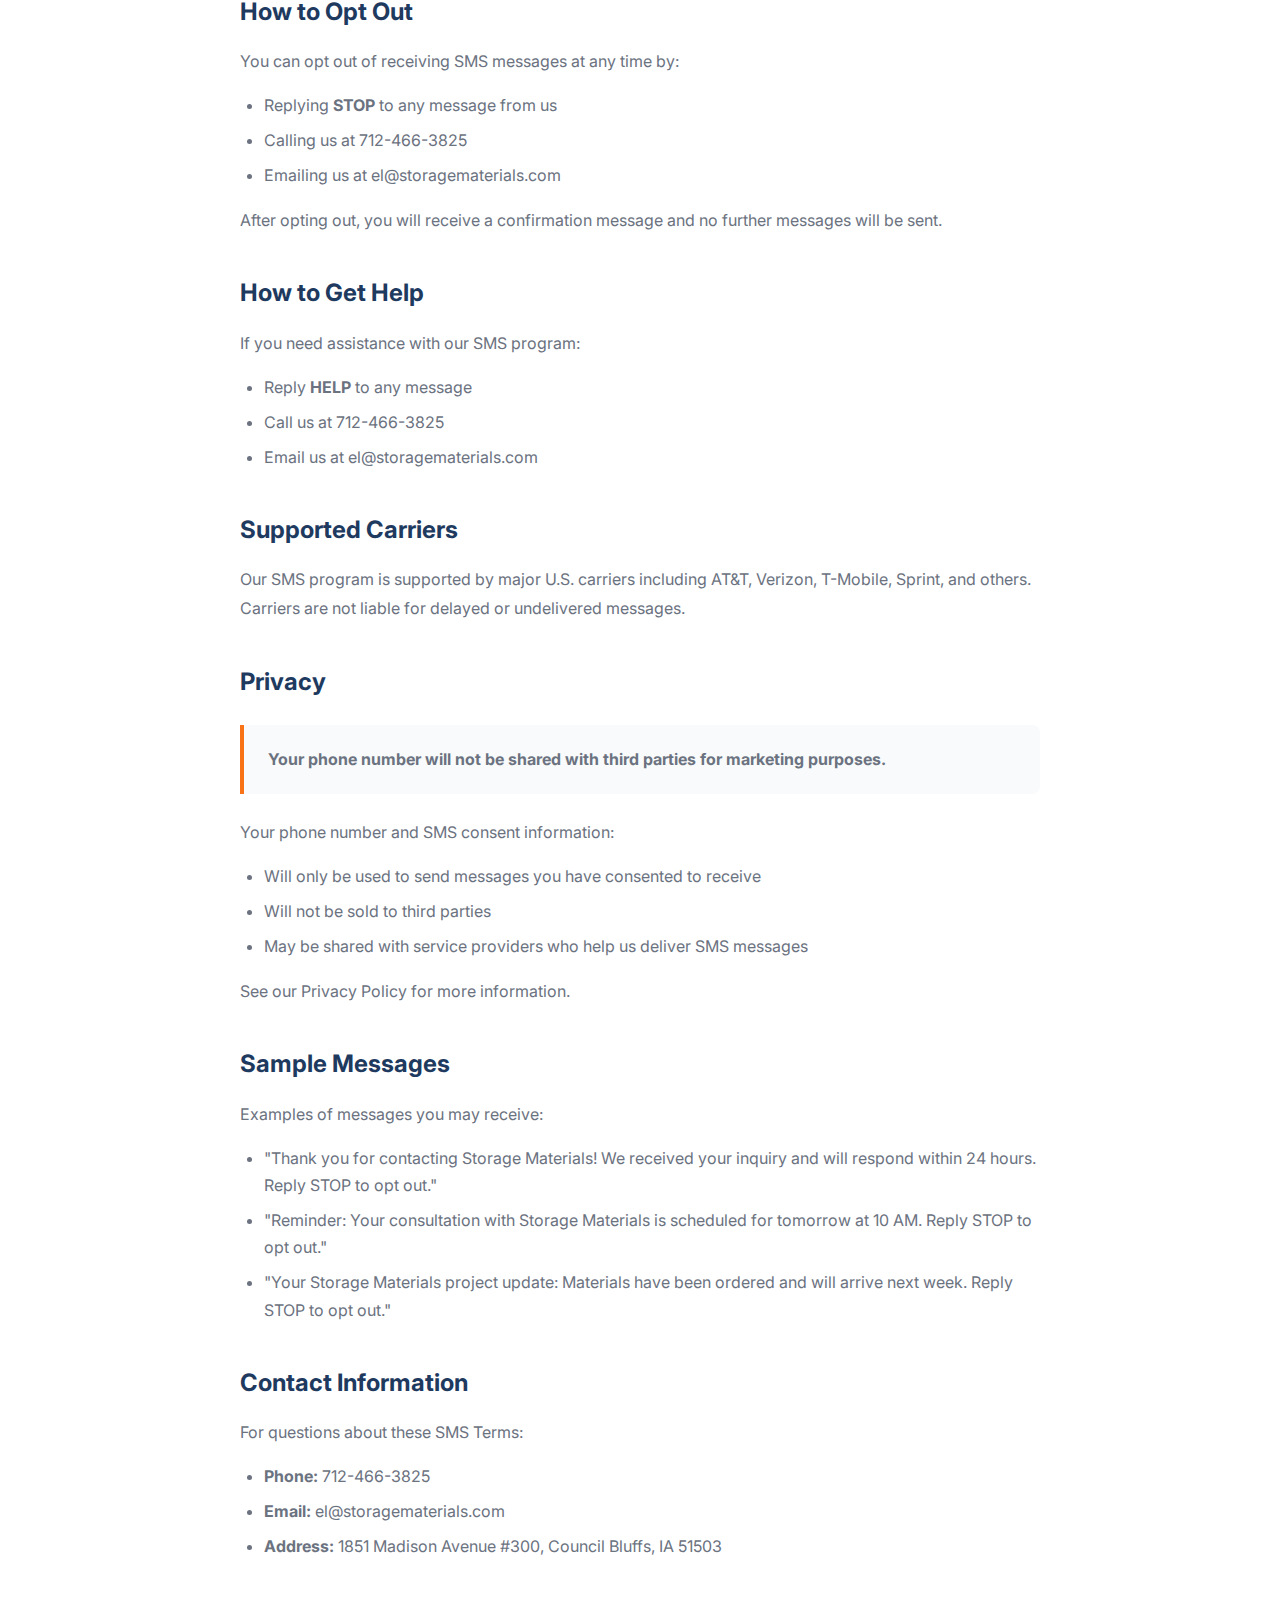
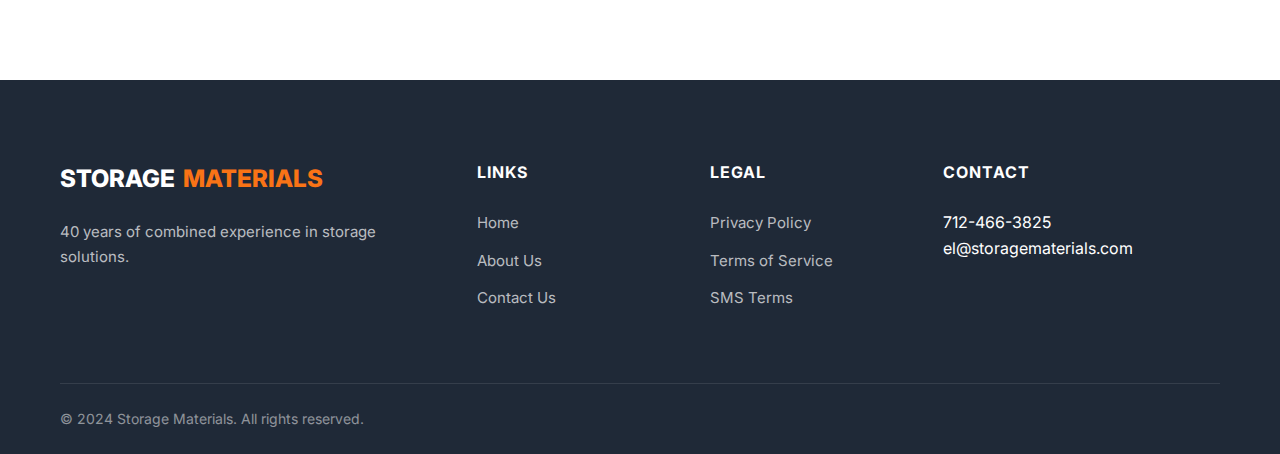
<file: sms-terms.html>
<!DOCTYPE html>
<html lang="en">
<head>
    <meta charset="UTF-8">
    <meta name="viewport" content="width=device-width, initial-scale=1.0">
    <meta name="description" content="SMS Terms and Conditions for Storage Materials - Learn about our SMS messaging program and your rights.">
    <title>SMS Terms & Conditions - Storage Materials</title>
    <link rel="preconnect" href="https://fonts.googleapis.com">
    <link rel="preconnect" href="https://fonts.gstatic.com" crossorigin>
    <link href="https://fonts.googleapis.com/css2?family=Inter:wght@400;500;600;700;800&display=swap" rel="stylesheet">
    <link rel="stylesheet" href="css/styles.css">
</head>
<body>
    <!-- Consent Overlay -->
    <div class="consent-overlay" id="consentOverlay">
        <div class="consent-modal">
            <div class="consent-content">
                <h2>Welcome to Storage Materials</h2>
                <p>Please review and agree to our terms to continue.</p>
                <div class="consent-links">
                    <a href="privacy-policy.html" target="_blank">Privacy Policy</a>
                    <a href="terms-of-service.html" target="_blank">Terms of Service</a>
                    <a href="sms-terms.html" target="_blank">SMS Terms</a>
                </div>
                <button class="btn btn-primary" id="consentAgreeBtn">I Agree</button>
            </div>
        </div>
    </div>

    <!-- Header -->
    <header class="header scrolled" id="header">
        <div class="container">
            <div class="header-inner">
                <a href="index.html" class="logo">STORAGE<span>MATERIALS</span></a>
                <nav class="nav">
                    <a href="index.html" class="nav-link">Home</a>
                    <a href="about.html" class="nav-link">About Us</a>
                    <a href="contact.html" class="nav-link">Contact Us</a>
                </nav>
                <div class="header-cta">
                    <a href="tel:712-466-3825" class="header-contact">
                        <svg xmlns="http://www.w3.org/2000/svg" width="18" height="18" fill="none" viewBox="0 0 24 24" stroke="currentColor"><path stroke-linecap="round" stroke-linejoin="round" stroke-width="2" d="M3 5a2 2 0 012-2h3.28a1 1 0 01.948.684l1.498 4.493a1 1 0 01-.502 1.21l-2.257 1.13a11.042 11.042 0 005.516 5.516l1.13-2.257a1 1 0 011.21-.502l4.493 1.498a1 1 0 01.684.949V19a2 2 0 01-2 2h-1C9.716 21 3 14.284 3 6V5z"/></svg>
                        712-466-3825
                    </a>
                    <a href="contact.html" class="btn btn-primary">Free Quote</a>
                </div>
                <button class="mobile-menu-btn" id="mobileMenuBtn" aria-label="Open menu">
                    <svg xmlns="http://www.w3.org/2000/svg" fill="none" viewBox="0 0 24 24" stroke="currentColor"><path stroke-linecap="round" stroke-linejoin="round" stroke-width="2" d="M4 6h16M4 12h16M4 18h16"/></svg>
                </button>
            </div>
        </div>
    </header>

    <!-- Mobile Menu -->
    <div class="mobile-menu-overlay" id="mobileMenuOverlay"></div>
    <div class="mobile-menu" id="mobileMenu">
        <button class="mobile-menu-close" id="mobileMenuClose" aria-label="Close menu">
            <svg xmlns="http://www.w3.org/2000/svg" fill="none" viewBox="0 0 24 24" stroke="currentColor"><path stroke-linecap="round" stroke-linejoin="round" stroke-width="2" d="M6 18L18 6M6 6l12 12"/></svg>
        </button>
        <a href="index.html" class="mobile-nav-link">Home</a>
        <a href="about.html" class="mobile-nav-link">About Us</a>
        <a href="contact.html" class="mobile-nav-link">Contact Us</a>
    </div>

    <!-- Page Hero -->
    <section class="page-hero">
        <div class="container">
            <h1>SMS Terms & Conditions</h1>
            <p>Terms for our SMS messaging program</p>
        </div>
    </section>

    <!-- Legal Content -->
    <section class="legal-content">
        <div class="container">
            <div class="legal-wrapper">
                <p class="legal-updated">Last Updated: December 3, 2024</p>

                <!-- Quick Reference -->
                <div class="legal-highlight">
                    <h3>Quick Reference</h3>
                    <ul>
                        <li><strong>To Opt Out:</strong> Reply STOP to any message</li>
                        <li><strong>For Help:</strong> Reply HELP or call 712-466-3825</li>
                        <li><strong>Message Frequency:</strong> Varies based on your interactions</li>
                        <li><strong>Message & Data Rates:</strong> May apply</li>
                    </ul>
                </div>

                <div class="legal-section">
                    <h2>Program Description</h2>
                    <p>Storage Materials offers an SMS messaging program to provide you with:</p>
                    <ul>
                        <li>Responses to your inquiries about our services</li>
                        <li>Appointment reminders and confirmations</li>
                        <li>Project updates and notifications</li>
                        <li>Service-related information</li>
                    </ul>
                </div>

                <div class="legal-section">
                    <h2>Consent and Opt-In</h2>
                    <p>By providing your phone number and checking the SMS consent box on our contact form, you expressly consent to receive text messages from Storage Materials.</p>
                    <p><strong>Your consent is not required as a condition of purchasing any goods or services.</strong></p>
                </div>

                <div class="legal-section">
                    <h2>Message Frequency</h2>
                    <p>Message frequency varies based on your interactions with us. You may receive messages when:</p>
                    <ul>
                        <li>You submit an inquiry through our website</li>
                        <li>You have an upcoming appointment</li>
                        <li>There are updates to your project</li>
                        <li>We need to communicate service-related information</li>
                    </ul>
                </div>

                <div class="legal-section">
                    <h2>Message and Data Rates</h2>
                    <p>Standard message and data rates may apply to any messages sent or received. Please check with your mobile carrier for details about your messaging plan.</p>
                </div>

                <div class="legal-section">
                    <h2>How to Opt Out</h2>
                    <p>You can opt out of receiving SMS messages at any time by:</p>
                    <ul>
                        <li>Replying <strong>STOP</strong> to any message from us</li>
                        <li>Calling us at 712-466-3825</li>
                        <li>Emailing us at el@storagematerials.com</li>
                    </ul>
                    <p>After opting out, you will receive a confirmation message and no further messages will be sent.</p>
                </div>

                <div class="legal-section">
                    <h2>How to Get Help</h2>
                    <p>If you need assistance with our SMS program:</p>
                    <ul>
                        <li>Reply <strong>HELP</strong> to any message</li>
                        <li>Call us at 712-466-3825</li>
                        <li>Email us at el@storagematerials.com</li>
                    </ul>
                </div>

                <div class="legal-section">
                    <h2>Supported Carriers</h2>
                    <p>Our SMS program is supported by major U.S. carriers including AT&T, Verizon, T-Mobile, Sprint, and others. Carriers are not liable for delayed or undelivered messages.</p>
                </div>

                <div class="legal-section">
                    <h2>Privacy</h2>
                    <div class="legal-highlight">
                        <p><strong>Your phone number will not be shared with third parties for marketing purposes.</strong></p>
                    </div>
                    <p>Your phone number and SMS consent information:</p>
                    <ul>
                        <li>Will only be used to send messages you have consented to receive</li>
                        <li>Will not be sold to third parties</li>
                        <li>May be shared with service providers who help us deliver SMS messages</li>
                    </ul>
                    <p>See our <a href="privacy-policy.html">Privacy Policy</a> for more information.</p>
                </div>

                <div class="legal-section">
                    <h2>Sample Messages</h2>
                    <p>Examples of messages you may receive:</p>
                    <ul>
                        <li>"Thank you for contacting Storage Materials! We received your inquiry and will respond within 24 hours. Reply STOP to opt out."</li>
                        <li>"Reminder: Your consultation with Storage Materials is scheduled for tomorrow at 10 AM. Reply STOP to opt out."</li>
                        <li>"Your Storage Materials project update: Materials have been ordered and will arrive next week. Reply STOP to opt out."</li>
                    </ul>
                </div>

                <div class="legal-section">
                    <h2>Contact Information</h2>
                    <p>For questions about these SMS Terms:</p>
                    <ul>
                        <li><strong>Phone:</strong> 712-466-3825</li>
                        <li><strong>Email:</strong> <a href="mailto:el@storagematerials.com">el@storagematerials.com</a></li>
                        <li><strong>Address:</strong> 1851 Madison Avenue #300, Council Bluffs, IA 51503</li>
                    </ul>
                </div>
            </div>
        </div>
    </section>

    <!-- Footer -->
    <footer class="footer">
        <div class="container">
            <div class="footer-grid">
                <div class="footer-brand">
                    <a href="index.html" class="logo">STORAGE<span>MATERIALS</span></a>
                    <p>40 years of combined experience in storage solutions.</p>
                </div>
                <div>
                    <h4>Links</h4>
                    <ul class="footer-links">
                        <li><a href="index.html">Home</a></li>
                        <li><a href="about.html">About Us</a></li>
                        <li><a href="contact.html">Contact Us</a></li>
                    </ul>
                </div>
                <div>
                    <h4>Legal</h4>
                    <ul class="footer-links">
                        <li><a href="privacy-policy.html">Privacy Policy</a></li>
                        <li><a href="terms-of-service.html">Terms of Service</a></li>
                        <li><a href="sms-terms.html">SMS Terms</a></li>
                    </ul>
                </div>
                <div>
                    <h4>Contact</h4>
                    <p>712-466-3825<br><a href="mailto:el@storagematerials.com">el@storagematerials.com</a></p>
                </div>
            </div>
            <div class="footer-bottom">
                <p>&copy; 2024 Storage Materials. All rights reserved.</p>
            </div>
        </div>
    </footer>

    <script src="js/main.js"></script>
</body>
</html>
</file>
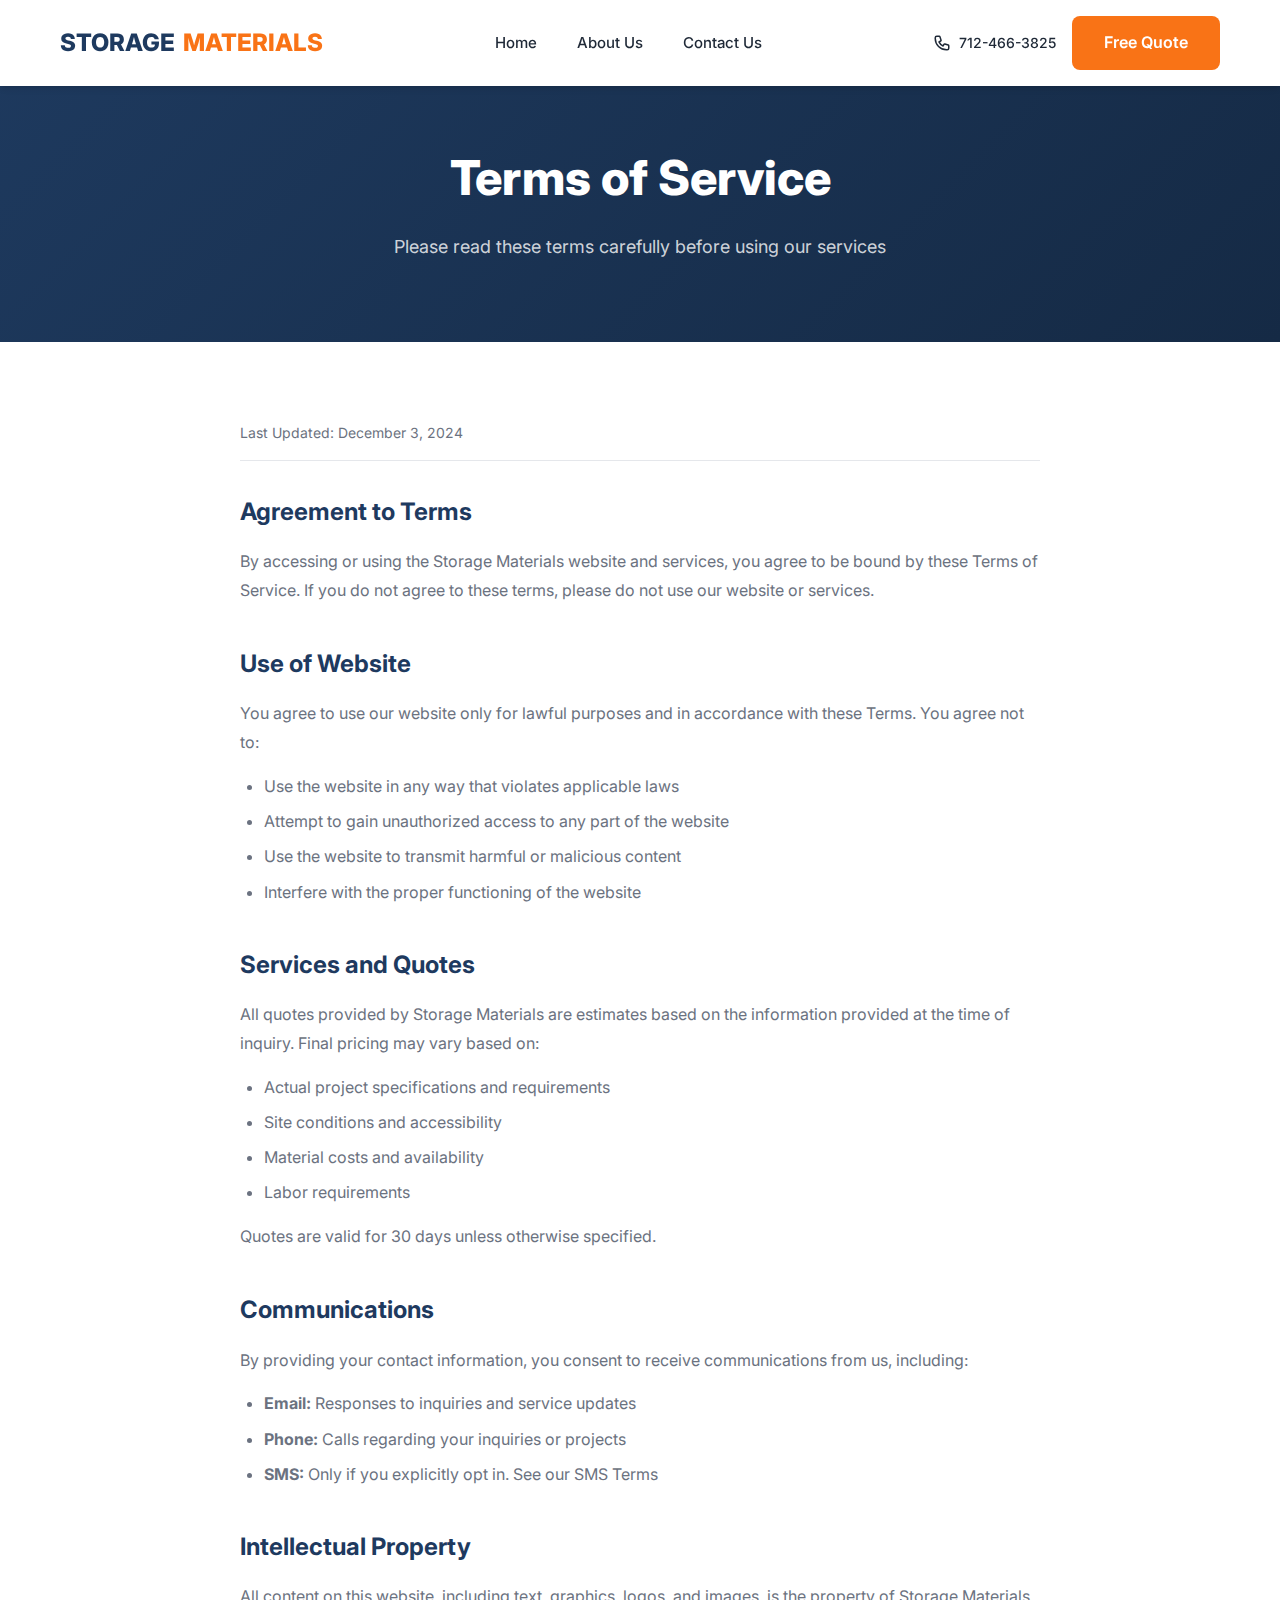
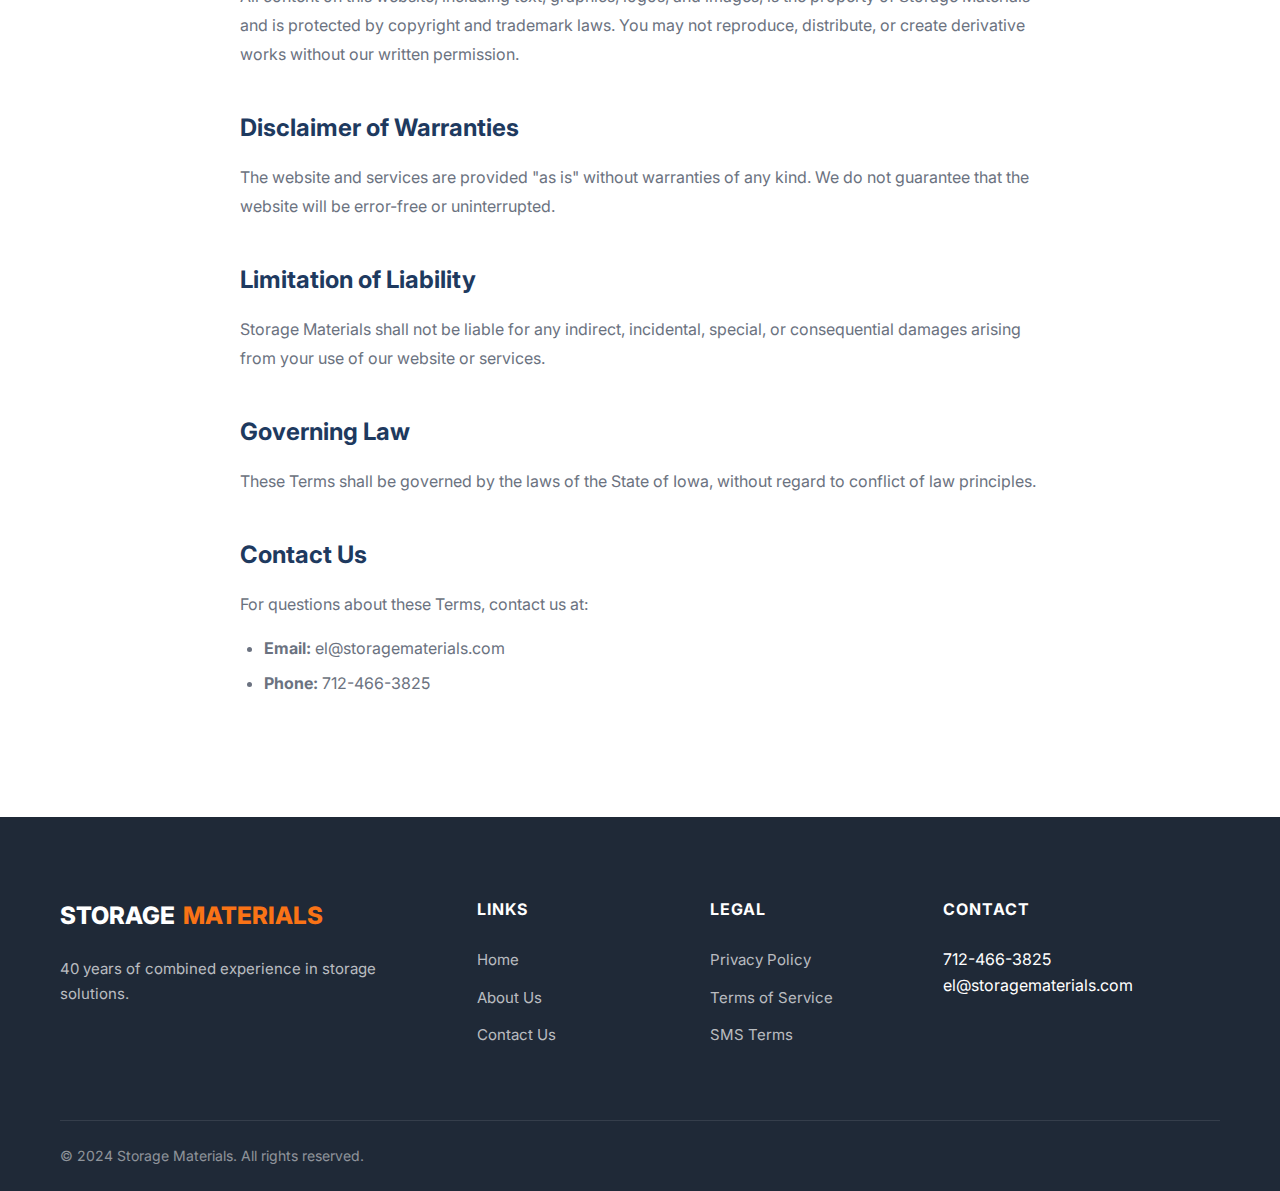
<file: terms-of-service.html>
<!DOCTYPE html>
<html lang="en">
<head>
    <meta charset="UTF-8">
    <meta name="viewport" content="width=device-width, initial-scale=1.0">
    <meta name="description" content="Terms of Service for Storage Materials - Read our terms and conditions for using our website and services.">
    <title>Terms of Service - Storage Materials</title>
    <link rel="preconnect" href="https://fonts.googleapis.com">
    <link rel="preconnect" href="https://fonts.gstatic.com" crossorigin>
    <link href="https://fonts.googleapis.com/css2?family=Inter:wght@400;500;600;700;800&display=swap" rel="stylesheet">
    <link rel="stylesheet" href="css/styles.css">
</head>
<body>
    <!-- Consent Overlay -->
    <div class="consent-overlay" id="consentOverlay">
        <div class="consent-modal">
            <div class="consent-content">
                <h2>Welcome to Storage Materials</h2>
                <p>Please review and agree to our terms to continue.</p>
                <div class="consent-links">
                    <a href="privacy-policy.html" target="_blank">Privacy Policy</a>
                    <a href="terms-of-service.html" target="_blank">Terms of Service</a>
                    <a href="sms-terms.html" target="_blank">SMS Terms</a>
                </div>
                <button class="btn btn-primary" id="consentAgreeBtn">I Agree</button>
            </div>
        </div>
    </div>

    <!-- Header -->
    <header class="header scrolled" id="header">
        <div class="container">
            <div class="header-inner">
                <a href="index.html" class="logo">STORAGE<span>MATERIALS</span></a>
                <nav class="nav">
                    <a href="index.html" class="nav-link">Home</a>
                    <a href="about.html" class="nav-link">About Us</a>
                    <a href="contact.html" class="nav-link">Contact Us</a>
                </nav>
                <div class="header-cta">
                    <a href="tel:712-466-3825" class="header-contact">
                        <svg xmlns="http://www.w3.org/2000/svg" width="18" height="18" fill="none" viewBox="0 0 24 24" stroke="currentColor"><path stroke-linecap="round" stroke-linejoin="round" stroke-width="2" d="M3 5a2 2 0 012-2h3.28a1 1 0 01.948.684l1.498 4.493a1 1 0 01-.502 1.21l-2.257 1.13a11.042 11.042 0 005.516 5.516l1.13-2.257a1 1 0 011.21-.502l4.493 1.498a1 1 0 01.684.949V19a2 2 0 01-2 2h-1C9.716 21 3 14.284 3 6V5z"/></svg>
                        712-466-3825
                    </a>
                    <a href="contact.html" class="btn btn-primary">Free Quote</a>
                </div>
                <button class="mobile-menu-btn" id="mobileMenuBtn" aria-label="Open menu">
                    <svg xmlns="http://www.w3.org/2000/svg" fill="none" viewBox="0 0 24 24" stroke="currentColor"><path stroke-linecap="round" stroke-linejoin="round" stroke-width="2" d="M4 6h16M4 12h16M4 18h16"/></svg>
                </button>
            </div>
        </div>
    </header>

    <!-- Mobile Menu -->
    <div class="mobile-menu-overlay" id="mobileMenuOverlay"></div>
    <div class="mobile-menu" id="mobileMenu">
        <button class="mobile-menu-close" id="mobileMenuClose" aria-label="Close menu">
            <svg xmlns="http://www.w3.org/2000/svg" fill="none" viewBox="0 0 24 24" stroke="currentColor"><path stroke-linecap="round" stroke-linejoin="round" stroke-width="2" d="M6 18L18 6M6 6l12 12"/></svg>
        </button>
        <a href="index.html" class="mobile-nav-link">Home</a>
        <a href="about.html" class="mobile-nav-link">About Us</a>
        <a href="contact.html" class="mobile-nav-link">Contact Us</a>
    </div>

    <!-- Page Hero -->
    <section class="page-hero">
        <div class="container">
            <h1>Terms of Service</h1>
            <p>Please read these terms carefully before using our services</p>
        </div>
    </section>

    <!-- Legal Content -->
    <section class="legal-content">
        <div class="container">
            <div class="legal-wrapper">
                <p class="legal-updated">Last Updated: December 3, 2024</p>

                <div class="legal-section">
                    <h2>Agreement to Terms</h2>
                    <p>By accessing or using the Storage Materials website and services, you agree to be bound by these Terms of Service. If you do not agree to these terms, please do not use our website or services.</p>
                </div>

                <div class="legal-section">
                    <h2>Use of Website</h2>
                    <p>You agree to use our website only for lawful purposes and in accordance with these Terms. You agree not to:</p>
                    <ul>
                        <li>Use the website in any way that violates applicable laws</li>
                        <li>Attempt to gain unauthorized access to any part of the website</li>
                        <li>Use the website to transmit harmful or malicious content</li>
                        <li>Interfere with the proper functioning of the website</li>
                    </ul>
                </div>

                <div class="legal-section">
                    <h2>Services and Quotes</h2>
                    <p>All quotes provided by Storage Materials are estimates based on the information provided at the time of inquiry. Final pricing may vary based on:</p>
                    <ul>
                        <li>Actual project specifications and requirements</li>
                        <li>Site conditions and accessibility</li>
                        <li>Material costs and availability</li>
                        <li>Labor requirements</li>
                    </ul>
                    <p>Quotes are valid for 30 days unless otherwise specified.</p>
                </div>

                <div class="legal-section">
                    <h2>Communications</h2>
                    <p>By providing your contact information, you consent to receive communications from us, including:</p>
                    <ul>
                        <li><strong>Email:</strong> Responses to inquiries and service updates</li>
                        <li><strong>Phone:</strong> Calls regarding your inquiries or projects</li>
                        <li><strong>SMS:</strong> Only if you explicitly opt in. See our <a href="sms-terms.html">SMS Terms</a></li>
                    </ul>
                </div>

                <div class="legal-section">
                    <h2>Intellectual Property</h2>
                    <p>All content on this website, including text, graphics, logos, and images, is the property of Storage Materials and is protected by copyright and trademark laws. You may not reproduce, distribute, or create derivative works without our written permission.</p>
                </div>

                <div class="legal-section">
                    <h2>Disclaimer of Warranties</h2>
                    <p>The website and services are provided "as is" without warranties of any kind. We do not guarantee that the website will be error-free or uninterrupted.</p>
                </div>

                <div class="legal-section">
                    <h2>Limitation of Liability</h2>
                    <p>Storage Materials shall not be liable for any indirect, incidental, special, or consequential damages arising from your use of our website or services.</p>
                </div>

                <div class="legal-section">
                    <h2>Governing Law</h2>
                    <p>These Terms shall be governed by the laws of the State of Iowa, without regard to conflict of law principles.</p>
                </div>

                <div class="legal-section">
                    <h2>Contact Us</h2>
                    <p>For questions about these Terms, contact us at:</p>
                    <ul>
                        <li><strong>Email:</strong> <a href="mailto:el@storagematerials.com">el@storagematerials.com</a></li>
                        <li><strong>Phone:</strong> 712-466-3825</li>
                    </ul>
                </div>
            </div>
        </div>
    </section>

    <!-- Footer -->
    <footer class="footer">
        <div class="container">
            <div class="footer-grid">
                <div class="footer-brand">
                    <a href="index.html" class="logo">STORAGE<span>MATERIALS</span></a>
                    <p>40 years of combined experience in storage solutions.</p>
                </div>
                <div>
                    <h4>Links</h4>
                    <ul class="footer-links">
                        <li><a href="index.html">Home</a></li>
                        <li><a href="about.html">About Us</a></li>
                        <li><a href="contact.html">Contact Us</a></li>
                    </ul>
                </div>
                <div>
                    <h4>Legal</h4>
                    <ul class="footer-links">
                        <li><a href="privacy-policy.html">Privacy Policy</a></li>
                        <li><a href="terms-of-service.html">Terms of Service</a></li>
                        <li><a href="sms-terms.html">SMS Terms</a></li>
                    </ul>
                </div>
                <div>
                    <h4>Contact</h4>
                    <p>712-466-3825<br><a href="mailto:el@storagematerials.com">el@storagematerials.com</a></p>
                </div>
            </div>
            <div class="footer-bottom">
                <p>&copy; 2024 Storage Materials. All rights reserved.</p>
            </div>
        </div>
    </footer>

    <script src="js/main.js"></script>
</body>
</html>
</file>
<file: css/styles.css>
/* ========== CSS Reset & Base ========== */
*, *::before, *::after {
    box-sizing: border-box;
    margin: 0;
    padding: 0;
}

:root {
    --color-primary: #1e3a5f;
    --color-primary-dark: #152a45;
    --color-secondary: #f97316;
    --color-secondary-dark: #ea580c;
    --color-text: #1f2937;
    --color-text-light: #6b7280;
    --color-white: #ffffff;
    --color-gray-50: #f9fafb;
    --color-gray-100: #f3f4f6;
    --color-gray-200: #e5e7eb;
    --color-gray-800: #1f2937;
    --font-family: 'Inter', -apple-system, BlinkMacSystemFont, 'Segoe UI', Roboto, sans-serif;
    --shadow-sm: 0 1px 2px 0 rgb(0 0 0 / 0.05);
    --shadow-md: 0 4px 6px -1px rgb(0 0 0 / 0.1), 0 2px 4px -2px rgb(0 0 0 / 0.1);
    --shadow-lg: 0 10px 15px -3px rgb(0 0 0 / 0.1), 0 4px 6px -4px rgb(0 0 0 / 0.1);
    --shadow-xl: 0 20px 25px -5px rgb(0 0 0 / 0.1), 0 8px 10px -6px rgb(0 0 0 / 0.1);
    --transition: all 0.3s ease;
}

html { scroll-behavior: smooth; }

body {
    font-family: var(--font-family);
    font-size: 16px;
    line-height: 1.6;
    color: var(--color-text);
    background-color: var(--color-white);
}

a { text-decoration: none; color: inherit; transition: var(--transition); }
img { max-width: 100%; height: auto; display: block; }
ul { list-style: none; }

.container {
    width: 100%;
    max-width: 1200px;
    margin: 0 auto;
    padding: 0 20px;
}

/* ========== Buttons ========== */
.btn {
    display: inline-flex;
    align-items: center;
    justify-content: center;
    padding: 14px 32px;
    font-size: 16px;
    font-weight: 600;
    border-radius: 8px;
    cursor: pointer;
    transition: var(--transition);
    border: none;
    text-align: center;
}

.btn-primary {
    background-color: var(--color-secondary);
    color: var(--color-white);
}

.btn-primary:hover {
    background-color: var(--color-secondary-dark);
    transform: translateY(-2px);
    box-shadow: var(--shadow-lg);
}

.btn-outline {
    background-color: transparent;
    color: var(--color-white);
    border: 2px solid var(--color-white);
}

.btn-outline:hover {
    background-color: var(--color-white);
    color: var(--color-primary);
}

/* ========== Consent Overlay ========== */
.consent-overlay {
    position: fixed;
    top: 0;
    left: 0;
    width: 100%;
    height: 100%;
    background-color: rgba(0, 0, 0, 0.9);
    z-index: 10000;
    display: flex;
    align-items: center;
    justify-content: center;
    padding: 20px;
    overflow-y: auto;
}

.consent-overlay.hidden { display: none; }

.consent-modal {
    background-color: var(--color-white);
    border-radius: 16px;
    max-width: 800px;
    width: 100%;
    max-height: 90vh;
    overflow-y: auto;
    box-shadow: var(--shadow-xl);
}

.consent-header {
    background-color: var(--color-primary);
    color: var(--color-white);
    padding: 24px 32px;
    border-radius: 16px 16px 0 0;
    position: sticky;
    top: 0;
    z-index: 1;
}

.consent-header h2 {
    font-size: 24px;
    font-weight: 700;
    display: flex;
    align-items: center;
    gap: 12px;
}

.consent-header h2 svg { width: 28px; height: 28px; }

.consent-body { padding: 32px; }

.consent-section {
    margin-bottom: 28px;
    padding-bottom: 28px;
    border-bottom: 1px solid var(--color-gray-200);
}

.consent-section:last-of-type {
    border-bottom: none;
    margin-bottom: 0;
    padding-bottom: 0;
}

.consent-section h3 {
    font-size: 18px;
    font-weight: 700;
    color: var(--color-primary);
    margin-bottom: 12px;
    text-transform: uppercase;
    letter-spacing: 0.5px;
}

.consent-section p {
    color: var(--color-text-light);
    margin-bottom: 12px;
    font-size: 14px;
    line-height: 1.7;
}

.consent-section ul { margin-left: 20px; margin-bottom: 12px; }

.consent-section ul li {
    color: var(--color-text-light);
    font-size: 14px;
    line-height: 1.7;
    margin-bottom: 6px;
    position: relative;
    padding-left: 16px;
}

.consent-section ul li::before {
    content: "•";
    position: absolute;
    left: 0;
    color: var(--color-secondary);
    font-weight: bold;
}

.consent-highlight {
    background-color: var(--color-gray-50);
    border-left: 4px solid var(--color-secondary);
    padding: 16px;
    border-radius: 0 8px 8px 0;
    margin: 16px 0;
}

.consent-highlight p { margin-bottom: 0; font-size: 13px; }

.consent-footer {
    padding: 24px 32px;
    background-color: var(--color-gray-50);
    border-radius: 0 0 16px 16px;
    text-align: center;
}

.consent-footer .btn {
    min-width: 200px;
    padding: 16px 48px;
    font-size: 18px;
}

.consent-footer p {
    margin-top: 12px;
    font-size: 12px;
    color: var(--color-text-light);
}

/* ========== Header ========== */
.header {
    position: fixed;
    top: 0;
    left: 0;
    width: 100%;
    z-index: 1000;
    background-color: transparent;
    transition: var(--transition);
}

.header.scrolled {
    background-color: var(--color-white);
    box-shadow: var(--shadow-md);
}

.header.scrolled .nav-link { color: var(--color-text); }
.header.scrolled .nav-link:hover { color: var(--color-secondary); }
.header.scrolled .logo { color: var(--color-primary); }

.header-inner {
    display: flex;
    align-items: center;
    justify-content: space-between;
    padding: 16px 0;
}

.logo {
    font-size: 24px;
    font-weight: 800;
    color: var(--color-white);
    display: flex;
    align-items: center;
    gap: 8px;
}

.logo span { color: var(--color-secondary); }

.nav { display: flex; align-items: center; gap: 8px; }

.nav-link {
    padding: 10px 16px;
    font-size: 15px;
    font-weight: 500;
    color: var(--color-white);
    border-radius: 6px;
}

.nav-link:hover { color: var(--color-secondary); }
.nav-link.active { color: var(--color-secondary); }

.header-cta { display: flex; align-items: center; gap: 16px; }

.header-contact {
    display: flex;
    align-items: center;
    gap: 8px;
    color: var(--color-white);
    font-size: 14px;
    font-weight: 500;
}

.header.scrolled .header-contact { color: var(--color-text); }

.mobile-menu-btn {
    display: none;
    background: none;
    border: none;
    cursor: pointer;
    padding: 8px;
}

.mobile-menu-btn svg { width: 28px; height: 28px; color: var(--color-white); }
.header.scrolled .mobile-menu-btn svg { color: var(--color-text); }

/* ========== Hero Section ========== */
.hero {
    position: relative;
    min-height: 100vh;
    display: flex;
    align-items: center;
    background: linear-gradient(135deg, var(--color-primary) 0%, var(--color-primary-dark) 100%);
    overflow: hidden;
}

.hero::before {
    content: "";
    position: absolute;
    top: 0;
    left: 0;
    width: 100%;
    height: 100%;
    background: url('data:image/svg+xml,<svg xmlns="http://www.w3.org/2000/svg" viewBox="0 0 100 100"><defs><pattern id="grid" width="10" height="10" patternUnits="userSpaceOnUse"><path d="M 10 0 L 0 0 0 10" fill="none" stroke="rgba(255,255,255,0.05)" stroke-width="0.5"/></pattern></defs><rect width="100" height="100" fill="url(%23grid)"/></svg>');
    opacity: 0.5;
}

.hero-content {
    position: relative;
    z-index: 1;
    max-width: 700px;
}

.hero-badge {
    display: inline-flex;
    align-items: center;
    gap: 8px;
    background-color: rgba(249, 115, 22, 0.2);
    color: var(--color-secondary);
    padding: 8px 16px;
    border-radius: 50px;
    font-size: 14px;
    font-weight: 600;
    margin-bottom: 24px;
}

.hero h1 {
    font-size: 56px;
    font-weight: 800;
    color: var(--color-white);
    line-height: 1.1;
    margin-bottom: 24px;
}

.hero h1 span { color: var(--color-secondary); }

.hero-subtitle {
    font-size: 20px;
    color: rgba(255, 255, 255, 0.8);
    margin-bottom: 40px;
    line-height: 1.7;
}

.hero-buttons { display: flex; gap: 16px; flex-wrap: wrap; }

.hero-stats {
    display: flex;
    gap: 48px;
    margin-top: 60px;
    padding-top: 40px;
    border-top: 1px solid rgba(255, 255, 255, 0.1);
}

.hero-stat { text-align: left; }

.hero-stat-number {
    font-size: 48px;
    font-weight: 800;
    color: var(--color-secondary);
    line-height: 1;
}

.hero-stat-label {
    font-size: 14px;
    color: rgba(255, 255, 255, 0.7);
    margin-top: 8px;
    text-transform: uppercase;
    letter-spacing: 1px;
}

/* ========== Section Styles ========== */
.section-header {
    text-align: center;
    max-width: 600px;
    margin: 0 auto 60px;
}

.section-badge {
    display: inline-block;
    background-color: rgba(249, 115, 22, 0.1);
    color: var(--color-secondary);
    padding: 8px 20px;
    border-radius: 50px;
    font-size: 14px;
    font-weight: 600;
    margin-bottom: 16px;
    text-transform: uppercase;
    letter-spacing: 1px;
}

.section-title {
    font-size: 42px;
    font-weight: 800;
    color: var(--color-primary);
    margin-bottom: 16px;
}

.section-subtitle {
    font-size: 18px;
    color: var(--color-text-light);
}

/* ========== Services Section ========== */
.services {
    padding: 100px 0;
    background-color: var(--color-gray-50);
}

.services-grid {
    display: grid;
    grid-template-columns: repeat(3, 1fr);
    gap: 32px;
}

.service-card {
    background-color: var(--color-white);
    border-radius: 16px;
    padding: 40px 32px;
    text-align: center;
    box-shadow: var(--shadow-md);
    transition: var(--transition);
    border: 1px solid var(--color-gray-200);
}

.service-card:hover {
    transform: translateY(-8px);
    box-shadow: var(--shadow-xl);
    border-color: var(--color-secondary);
}

.service-icon {
    width: 80px;
    height: 80px;
    background: linear-gradient(135deg, var(--color-primary) 0%, var(--color-primary-dark) 100%);
    border-radius: 16px;
    display: flex;
    align-items: center;
    justify-content: center;
    margin: 0 auto 24px;
}

.service-icon svg { width: 40px; height: 40px; color: var(--color-white); }

.service-card h3 {
    font-size: 22px;
    font-weight: 700;
    color: var(--color-primary);
    margin-bottom: 16px;
}

.service-card p {
    color: var(--color-text-light);
    margin-bottom: 24px;
    font-size: 15px;
}

.service-link {
    display: inline-flex;
    align-items: center;
    gap: 8px;
    color: var(--color-secondary);
    font-weight: 600;
    font-size: 15px;
}

.service-link:hover { gap: 12px; }

/* ========== About Section ========== */
.about { padding: 100px 0; }

.about-grid {
    display: grid;
    grid-template-columns: 1fr 1fr;
    gap: 80px;
    align-items: center;
}

.about-content h2 {
    font-size: 42px;
    font-weight: 800;
    color: var(--color-primary);
    margin-bottom: 24px;
}

.about-content p {
    color: var(--color-text-light);
    margin-bottom: 32px;
    font-size: 17px;
    line-height: 1.8;
}

.about-features {
    display: grid;
    grid-template-columns: 1fr 1fr;
    gap: 24px;
    margin-bottom: 32px;
}

.about-feature { display: flex; align-items: flex-start; gap: 12px; }

.about-feature-icon {
    width: 24px;
    height: 24px;
    background-color: var(--color-secondary);
    border-radius: 50%;
    display: flex;
    align-items: center;
    justify-content: center;
    flex-shrink: 0;
    margin-top: 2px;
}

.about-feature-icon svg { width: 14px; height: 14px; color: var(--color-white); }

.about-feature span {
    font-size: 15px;
    font-weight: 500;
    color: var(--color-text);
}

.about-image { position: relative; }

.about-image-main {
    width: 100%;
    height: 500px;
    background: linear-gradient(135deg, var(--color-primary) 0%, var(--color-primary-dark) 100%);
    border-radius: 16px;
    display: flex;
    align-items: center;
    justify-content: center;
}

.about-image-main svg { width: 120px; height: 120px; color: rgba(255, 255, 255, 0.2); }

.about-experience {
    position: absolute;
    bottom: -30px;
    right: -30px;
    background-color: var(--color-secondary);
    color: var(--color-white);
    padding: 24px 32px;
    border-radius: 16px;
    text-align: center;
    box-shadow: var(--shadow-xl);
}

.about-experience-number { font-size: 48px; font-weight: 800; line-height: 1; }

.about-experience-text {
    font-size: 14px;
    text-transform: uppercase;
    letter-spacing: 1px;
    margin-top: 4px;
}

/* ========== Promise Section ========== */
.promise {
    padding: 100px 0;
    background-color: var(--color-primary);
    color: var(--color-white);
}

.promise .section-badge { background-color: rgba(255, 255, 255, 0.1); color: var(--color-white); }
.promise .section-title { color: var(--color-white); }
.promise .section-subtitle { color: rgba(255, 255, 255, 0.7); }

.promise-grid {
    display: grid;
    grid-template-columns: repeat(4, 1fr);
    gap: 32px;
}

.promise-card {
    text-align: center;
    padding: 32px 24px;
    background-color: rgba(255, 255, 255, 0.05);
    border-radius: 16px;
    border: 1px solid rgba(255, 255, 255, 0.1);
    transition: var(--transition);
}

.promise-card:hover {
    background-color: rgba(255, 255, 255, 0.1);
    transform: translateY(-4px);
}

.promise-icon {
    width: 64px;
    height: 64px;
    background-color: var(--color-secondary);
    border-radius: 50%;
    display: flex;
    align-items: center;
    justify-content: center;
    margin: 0 auto 20px;
}

.promise-icon svg { width: 32px; height: 32px; color: var(--color-white); }

.promise-card h3 { font-size: 18px; font-weight: 700; margin-bottom: 12px; }

.promise-card p { font-size: 14px; color: rgba(255, 255, 255, 0.7); line-height: 1.6; }

/* ========== CTA Section ========== */
.cta {
    padding: 100px 0;
    background-color: var(--color-gray-50);
}

.cta-content {
    text-align: center;
    max-width: 700px;
    margin: 0 auto;
}

.cta h2 {
    font-size: 42px;
    font-weight: 800;
    color: var(--color-primary);
    margin-bottom: 20px;
}

.cta p {
    font-size: 18px;
    color: var(--color-text-light);
    margin-bottom: 32px;
}

/* ========== Footer ========== */
.footer {
    background-color: var(--color-gray-800);
    color: var(--color-white);
    padding: 80px 0 0;
}

.footer-grid {
    display: grid;
    grid-template-columns: 2fr 1fr 1fr 1.5fr;
    gap: 48px;
    padding-bottom: 60px;
    border-bottom: 1px solid rgba(255, 255, 255, 0.1);
}

.footer-brand p {
    color: rgba(255, 255, 255, 0.7);
    margin: 20px 0;
    font-size: 15px;
    line-height: 1.7;
}

.footer-social { display: flex; gap: 12px; }

.footer-social a {
    width: 40px;
    height: 40px;
    background-color: rgba(255, 255, 255, 0.1);
    border-radius: 8px;
    display: flex;
    align-items: center;
    justify-content: center;
    transition: var(--transition);
}

.footer-social a:hover { background-color: var(--color-secondary); }

.footer-social svg { width: 20px; height: 20px; color: var(--color-white); }

.footer h4 {
    font-size: 16px;
    font-weight: 700;
    margin-bottom: 24px;
    text-transform: uppercase;
    letter-spacing: 1px;
}

.footer-links li { margin-bottom: 12px; }

.footer-links a { color: rgba(255, 255, 255, 0.7); font-size: 15px; }
.footer-links a:hover { color: var(--color-secondary); }

.footer-contact-item {
    display: flex;
    align-items: flex-start;
    gap: 12px;
    margin-bottom: 16px;
    color: rgba(255, 255, 255, 0.7);
    font-size: 15px;
}

.footer-contact-item svg {
    width: 20px;
    height: 20px;
    color: var(--color-secondary);
    flex-shrink: 0;
    margin-top: 2px;
}

.footer-bottom {
    padding: 24px 0;
    display: flex;
    justify-content: space-between;
    align-items: center;
    flex-wrap: wrap;
    gap: 16px;
}

.footer-bottom p { color: rgba(255, 255, 255, 0.5); font-size: 14px; }

.footer-legal { display: flex; gap: 24px; }

.footer-legal a { color: rgba(255, 255, 255, 0.5); font-size: 14px; }
.footer-legal a:hover { color: var(--color-secondary); }

/* ========== Mobile Menu ========== */
.mobile-menu {
    position: fixed;
    top: 0;
    right: -100%;
    width: 300px;
    height: 100%;
    background-color: var(--color-white);
    z-index: 2000;
    padding: 80px 24px 24px;
    transition: var(--transition);
    box-shadow: var(--shadow-xl);
}

.mobile-menu.active { right: 0; }

.mobile-menu-close {
    position: absolute;
    top: 20px;
    right: 20px;
    background: none;
    border: none;
    cursor: pointer;
    padding: 8px;
}

.mobile-menu-close svg { width: 24px; height: 24px; color: var(--color-text); }

.mobile-nav-link {
    display: block;
    padding: 16px 0;
    font-size: 18px;
    font-weight: 500;
    color: var(--color-text);
    border-bottom: 1px solid var(--color-gray-200);
}

.mobile-nav-link:hover { color: var(--color-secondary); }

.mobile-menu-overlay {
    position: fixed;
    top: 0;
    left: 0;
    width: 100%;
    height: 100%;
    background-color: rgba(0, 0, 0, 0.5);
    z-index: 1999;
    opacity: 0;
    visibility: hidden;
    transition: var(--transition);
}

.mobile-menu-overlay.active { opacity: 1; visibility: visible; }

/* ========== Page Hero (for inner pages) ========== */
.page-hero {
    background: linear-gradient(135deg, var(--color-primary) 0%, var(--color-primary-dark) 100%);
    padding: 140px 0 80px;
    text-align: center;
}

.page-hero h1 {
    font-size: 48px;
    font-weight: 800;
    color: var(--color-white);
    margin-bottom: 16px;
}

.page-hero p {
    font-size: 18px;
    color: rgba(255, 255, 255, 0.8);
    max-width: 600px;
    margin: 0 auto;
}

/* ========== Legal Content (Privacy, Terms, SMS) ========== */
.legal-content {
    padding: 80px 0;
}

.legal-wrapper {
    max-width: 800px;
    margin: 0 auto;
}

.legal-updated {
    color: var(--color-text-light);
    font-size: 14px;
    margin-bottom: 32px;
    padding-bottom: 16px;
    border-bottom: 1px solid var(--color-gray-200);
}

.legal-section {
    margin-bottom: 40px;
}

.legal-section h2 {
    font-size: 24px;
    font-weight: 700;
    color: var(--color-primary);
    margin-bottom: 16px;
}

.legal-section p {
    color: var(--color-text-light);
    margin-bottom: 16px;
    line-height: 1.8;
}

.legal-section ul {
    margin-left: 24px;
    margin-bottom: 16px;
}

.legal-section ul li {
    color: var(--color-text-light);
    margin-bottom: 8px;
    line-height: 1.7;
    list-style: disc;
}

.legal-highlight {
    background-color: var(--color-gray-50);
    border-left: 4px solid var(--color-secondary);
    padding: 20px 24px;
    border-radius: 0 8px 8px 0;
    margin: 24px 0;
}

.legal-highlight p {
    margin-bottom: 0;
}

.legal-highlight h3 {
    font-size: 18px;
    font-weight: 600;
    color: var(--color-primary);
    margin-bottom: 12px;
}

.legal-highlight ul {
    margin-bottom: 0;
}

/* ========== Story Section (About page) ========== */
.story-section {
    padding: 80px 0;
}

.story-grid {
    display: grid;
    grid-template-columns: 1fr 1fr;
    gap: 60px;
    align-items: center;
}

.story-content h2 {
    font-size: 36px;
    font-weight: 800;
    color: var(--color-primary);
    margin-bottom: 24px;
}

.story-content p {
    color: var(--color-text-light);
    margin-bottom: 20px;
    line-height: 1.8;
}

.story-image-placeholder {
    width: 100%;
    height: 400px;
    background: linear-gradient(135deg, var(--color-primary) 0%, var(--color-primary-dark) 100%);
    border-radius: 16px;
    display: flex;
    flex-direction: column;
    align-items: center;
    justify-content: center;
    color: rgba(255, 255, 255, 0.3);
}

.story-image-placeholder svg {
    width: 80px;
    height: 80px;
    margin-bottom: 16px;
}

.story-image-placeholder span {
    font-size: 18px;
    font-weight: 600;
}

/* ========== Stats Section (About page) ========== */
.stats-section {
    padding: 60px 0;
    background-color: var(--color-gray-50);
}

.stats-grid {
    display: grid;
    grid-template-columns: repeat(4, 1fr);
    gap: 32px;
    text-align: center;
}

.stat-item .stat-number {
    font-size: 48px;
    font-weight: 800;
    color: var(--color-secondary);
    line-height: 1;
}

.stat-item .stat-label {
    font-size: 14px;
    color: var(--color-text-light);
    margin-top: 8px;
    text-transform: uppercase;
    letter-spacing: 1px;
}

/* ========== Values Section (About page) ========== */
.values-section {
    padding: 80px 0;
}

.values-grid {
    display: grid;
    grid-template-columns: repeat(4, 1fr);
    gap: 32px;
}

.value-card {
    text-align: center;
    padding: 32px 24px;
    background-color: var(--color-white);
    border-radius: 16px;
    box-shadow: var(--shadow-md);
    border: 1px solid var(--color-gray-200);
    transition: var(--transition);
}

.value-card:hover {
    transform: translateY(-4px);
    box-shadow: var(--shadow-lg);
    border-color: var(--color-secondary);
}

.value-icon {
    width: 64px;
    height: 64px;
    background: linear-gradient(135deg, var(--color-primary) 0%, var(--color-primary-dark) 100%);
    border-radius: 50%;
    display: flex;
    align-items: center;
    justify-content: center;
    margin: 0 auto 20px;
}

.value-icon svg {
    width: 32px;
    height: 32px;
    color: var(--color-white);
}

.value-card h3 {
    font-size: 18px;
    font-weight: 700;
    color: var(--color-primary);
    margin-bottom: 12px;
}

.value-card p {
    font-size: 14px;
    color: var(--color-text-light);
    line-height: 1.6;
}

/* ========== Team Section (About page) ========== */
.team-section {
    padding: 80px 0;
    background-color: var(--color-primary);
    text-align: center;
}

.team-content {
    max-width: 700px;
    margin: 0 auto;
}

.team-content h2 {
    font-size: 36px;
    font-weight: 800;
    color: var(--color-white);
    margin-bottom: 20px;
}

.team-content p {
    font-size: 18px;
    color: rgba(255, 255, 255, 0.8);
    margin-bottom: 32px;
    line-height: 1.7;
}

/* ========== Contact Section ========== */
.contact-section {
    padding: 80px 0;
}

.contact-grid {
    display: grid;
    grid-template-columns: 1fr 1.5fr;
    gap: 60px;
}

.contact-info h2 {
    font-size: 32px;
    font-weight: 800;
    color: var(--color-primary);
    margin-bottom: 16px;
}

.contact-info > p {
    color: var(--color-text-light);
    margin-bottom: 32px;
    line-height: 1.7;
}

.contact-info-item {
    display: flex;
    gap: 16px;
    margin-bottom: 24px;
}

.contact-icon {
    width: 48px;
    height: 48px;
    background: linear-gradient(135deg, var(--color-primary) 0%, var(--color-primary-dark) 100%);
    border-radius: 12px;
    display: flex;
    align-items: center;
    justify-content: center;
    flex-shrink: 0;
}

.contact-icon svg {
    width: 24px;
    height: 24px;
    color: var(--color-white);
}

.contact-info-item h3 {
    font-size: 16px;
    font-weight: 700;
    color: var(--color-primary);
    margin-bottom: 4px;
}

.contact-info-item p,
.contact-info-item a {
    color: var(--color-text-light);
    font-size: 15px;
    line-height: 1.6;
}

.contact-info-item a:hover {
    color: var(--color-secondary);
}

/* ========== Contact Form ========== */
.contact-form-wrapper {
    background-color: var(--color-white);
    border-radius: 16px;
    padding: 40px;
    box-shadow: var(--shadow-lg);
    border: 1px solid var(--color-gray-200);
}

.contact-form-wrapper h2 {
    font-size: 28px;
    font-weight: 800;
    color: var(--color-primary);
    margin-bottom: 8px;
}

.contact-form-wrapper > p {
    color: var(--color-text-light);
    margin-bottom: 32px;
}

.form-row {
    display: grid;
    grid-template-columns: 1fr 1fr;
    gap: 20px;
}

.form-group {
    margin-bottom: 20px;
}

.form-group label {
    display: block;
    font-size: 14px;
    font-weight: 600;
    color: var(--color-text);
    margin-bottom: 8px;
}

.form-group label .required {
    color: #ef4444;
}

.form-group input,
.form-group select,
.form-group textarea {
    width: 100%;
    padding: 14px 16px;
    font-size: 15px;
    border: 1px solid var(--color-gray-200);
    border-radius: 8px;
    background-color: var(--color-white);
    transition: var(--transition);
    font-family: var(--font-family);
}

.form-group input:focus,
.form-group select:focus,
.form-group textarea:focus {
    outline: none;
    border-color: var(--color-secondary);
    box-shadow: 0 0 0 3px rgba(249, 115, 22, 0.1);
}

.form-group input.input-error,
.form-group select.input-error,
.form-group textarea.input-error {
    border-color: #ef4444;
}

.form-group textarea {
    resize: vertical;
    min-height: 120px;
}

/* ========== SMS Consent Box ========== */
.sms-consent-box {
    background-color: var(--color-gray-50);
    border: 1px solid var(--color-gray-200);
    border-radius: 12px;
    padding: 24px;
    margin-bottom: 24px;
}

.sms-consent-header {
    display: flex;
    align-items: center;
    gap: 12px;
    font-size: 16px;
    font-weight: 700;
    color: var(--color-primary);
    margin-bottom: 16px;
}

.sms-consent-header svg {
    width: 24px;
    height: 24px;
    color: var(--color-secondary);
}

.checkbox-wrapper {
    display: flex;
    align-items: flex-start;
    gap: 12px;
    cursor: pointer;
}

.checkbox-wrapper input[type="checkbox"] {
    width: 20px;
    height: 20px;
    margin-top: 2px;
    flex-shrink: 0;
    cursor: pointer;
}

.checkbox-label {
    font-size: 14px;
    color: var(--color-text-light);
    line-height: 1.6;
}

.sms-disclosure {
    margin-top: 16px;
    padding-top: 16px;
    border-top: 1px solid var(--color-gray-200);
    font-size: 13px;
    color: var(--color-text-light);
    line-height: 1.6;
}

.sms-disclosure a {
    color: var(--color-secondary);
    font-weight: 500;
}

.sms-disclosure a:hover {
    text-decoration: underline;
}

/* ========== Form Footer ========== */
.form-footer {
    text-align: center;
}

.form-footer .btn {
    width: 100%;
    padding: 16px 32px;
    font-size: 18px;
}

.form-legal {
    margin-top: 16px;
    font-size: 13px;
    color: var(--color-text-light);
}

.form-legal a {
    color: var(--color-secondary);
}

.form-legal a:hover {
    text-decoration: underline;
}

/* ========== Form Success ========== */
.form-success {
    text-align: center;
    padding: 40px 20px;
}

.form-success svg {
    width: 64px;
    height: 64px;
    color: #22c55e;
    margin-bottom: 20px;
}

.form-success h3 {
    font-size: 28px;
    font-weight: 800;
    color: var(--color-primary);
    margin-bottom: 12px;
}

.form-success p {
    color: var(--color-text-light);
    margin-bottom: 24px;
}

/* ========== About Home Section (index page) ========== */
.about-home {
    padding: 100px 0;
}

.about-image-placeholder {
    width: 100%;
    height: 100%;
    min-height: 400px;
    background: linear-gradient(135deg, var(--color-primary) 0%, var(--color-primary-dark) 100%);
    border-radius: 16px;
    display: flex;
    flex-direction: column;
    align-items: center;
    justify-content: center;
    color: rgba(255, 255, 255, 0.3);
}

.about-image-placeholder svg {
    width: 80px;
    height: 80px;
    margin-bottom: 16px;
}

.about-image-placeholder span {
    font-size: 18px;
    font-weight: 600;
}

/* ========== Promise Section (index page) ========== */
.promise-content {
    text-align: center;
    max-width: 800px;
    margin: 0 auto;
}

.promise-content h2 {
    font-size: 36px;
    font-weight: 800;
    color: var(--color-white);
    margin-bottom: 16px;
}

.promise-content > p {
    font-size: 18px;
    color: rgba(255, 255, 255, 0.8);
    margin-bottom: 48px;
    line-height: 1.7;
}

.promise-grid {
    display: grid;
    grid-template-columns: repeat(3, 1fr);
    gap: 32px;
}

.promise-item {
    text-align: center;
    padding: 32px 24px;
    background-color: rgba(255, 255, 255, 0.05);
    border-radius: 16px;
    border: 1px solid rgba(255, 255, 255, 0.1);
    transition: var(--transition);
}

.promise-item:hover {
    background-color: rgba(255, 255, 255, 0.1);
    transform: translateY(-4px);
}

.promise-item .promise-icon {
    width: 64px;
    height: 64px;
    background-color: var(--color-secondary);
    border-radius: 50%;
    display: flex;
    align-items: center;
    justify-content: center;
    margin: 0 auto 20px;
}

.promise-item .promise-icon svg {
    width: 32px;
    height: 32px;
    color: var(--color-white);
}

.promise-item h3 {
    font-size: 18px;
    font-weight: 700;
    color: var(--color-white);
    margin-bottom: 12px;
}

.promise-item p {
    font-size: 14px;
    color: rgba(255, 255, 255, 0.7);
    line-height: 1.6;
}

/* ========== Consent Content (simplified for legal pages) ========== */
.consent-content {
    padding: 32px;
}

.consent-content h2 {
    font-size: 24px;
    font-weight: 700;
    color: var(--color-primary);
    margin-bottom: 16px;
}

.consent-content > p {
    color: var(--color-text-light);
    margin-bottom: 24px;
}

.consent-links {
    display: flex;
    gap: 16px;
    flex-wrap: wrap;
    margin-bottom: 24px;
}

.consent-links a {
    color: var(--color-secondary);
    font-weight: 500;
    font-size: 14px;
}

.consent-links a:hover {
    text-decoration: underline;
}

.consent-content .btn {
    width: 100%;
    margin-bottom: 16px;
}

.consent-content > p:last-child {
    font-size: 12px;
    color: var(--color-text-light);
    margin-bottom: 0;
}

/* ========== Section Header h2 ========== */
.section-header h2 {
    font-size: 42px;
    font-weight: 800;
    color: var(--color-primary);
    margin-bottom: 16px;
}

.section-header p {
    font-size: 18px;
    color: var(--color-text-light);
}

/* ========== About Feature SVG ========== */
.about-feature svg {
    width: 20px;
    height: 20px;
    color: var(--color-secondary);
    flex-shrink: 0;
    margin-top: 2px;
}

/* ========== Responsive ========== */
@media (max-width: 1024px) {
    .hero h1 { font-size: 42px; }
    .services-grid { grid-template-columns: repeat(2, 1fr); }
    .about-grid { grid-template-columns: 1fr; gap: 48px; }
    .about-image { order: -1; }
    .promise-grid { grid-template-columns: repeat(2, 1fr); }
    .footer-grid { grid-template-columns: repeat(2, 1fr); }
    .story-grid { grid-template-columns: 1fr; }
    .stats-grid { grid-template-columns: repeat(2, 1fr); }
    .values-grid { grid-template-columns: repeat(2, 1fr); }
    .contact-grid { grid-template-columns: 1fr; }
}

@media (max-width: 768px) {
    .nav, .header-cta { display: none; }
    .mobile-menu-btn { display: block; }
    .hero { padding-top: 100px; }
    .hero h1 { font-size: 32px; }
    .hero-subtitle { font-size: 16px; }
    .hero-stats { flex-direction: column; gap: 24px; }
    .hero-stat-number { font-size: 36px; }
    .services-grid { grid-template-columns: 1fr; }
    .section-title { font-size: 32px; }
    .about-features { grid-template-columns: 1fr; }
    .about-experience { position: relative; bottom: 0; right: 0; margin-top: 24px; }
    .promise-grid { grid-template-columns: 1fr; }
    .cta h2 { font-size: 32px; }
    .footer-grid { grid-template-columns: 1fr; }
    .footer-bottom { flex-direction: column; text-align: center; }
    .consent-header, .consent-body, .consent-footer { padding: 20px; }
    .consent-header h2 { font-size: 20px; }
    .page-hero { padding: 120px 0 60px; }
    .page-hero h1 { font-size: 32px; }
    .legal-content { padding: 40px 0; }
    .legal-section h2 { font-size: 20px; }
    .story-content h2 { font-size: 28px; }
    .stats-grid { grid-template-columns: repeat(2, 1fr); }
    .stat-item .stat-number { font-size: 36px; }
    .values-grid { grid-template-columns: 1fr; }
    .team-content h2 { font-size: 28px; }
    .contact-info h2 { font-size: 24px; }
    .contact-form-wrapper { padding: 24px; }
    .contact-form-wrapper h2 { font-size: 22px; }
    .form-row { grid-template-columns: 1fr; }
    .consent-content { padding: 24px; }
    .consent-content h2 { font-size: 20px; }
    .section-header h2 { font-size: 32px; }
}
</file>
